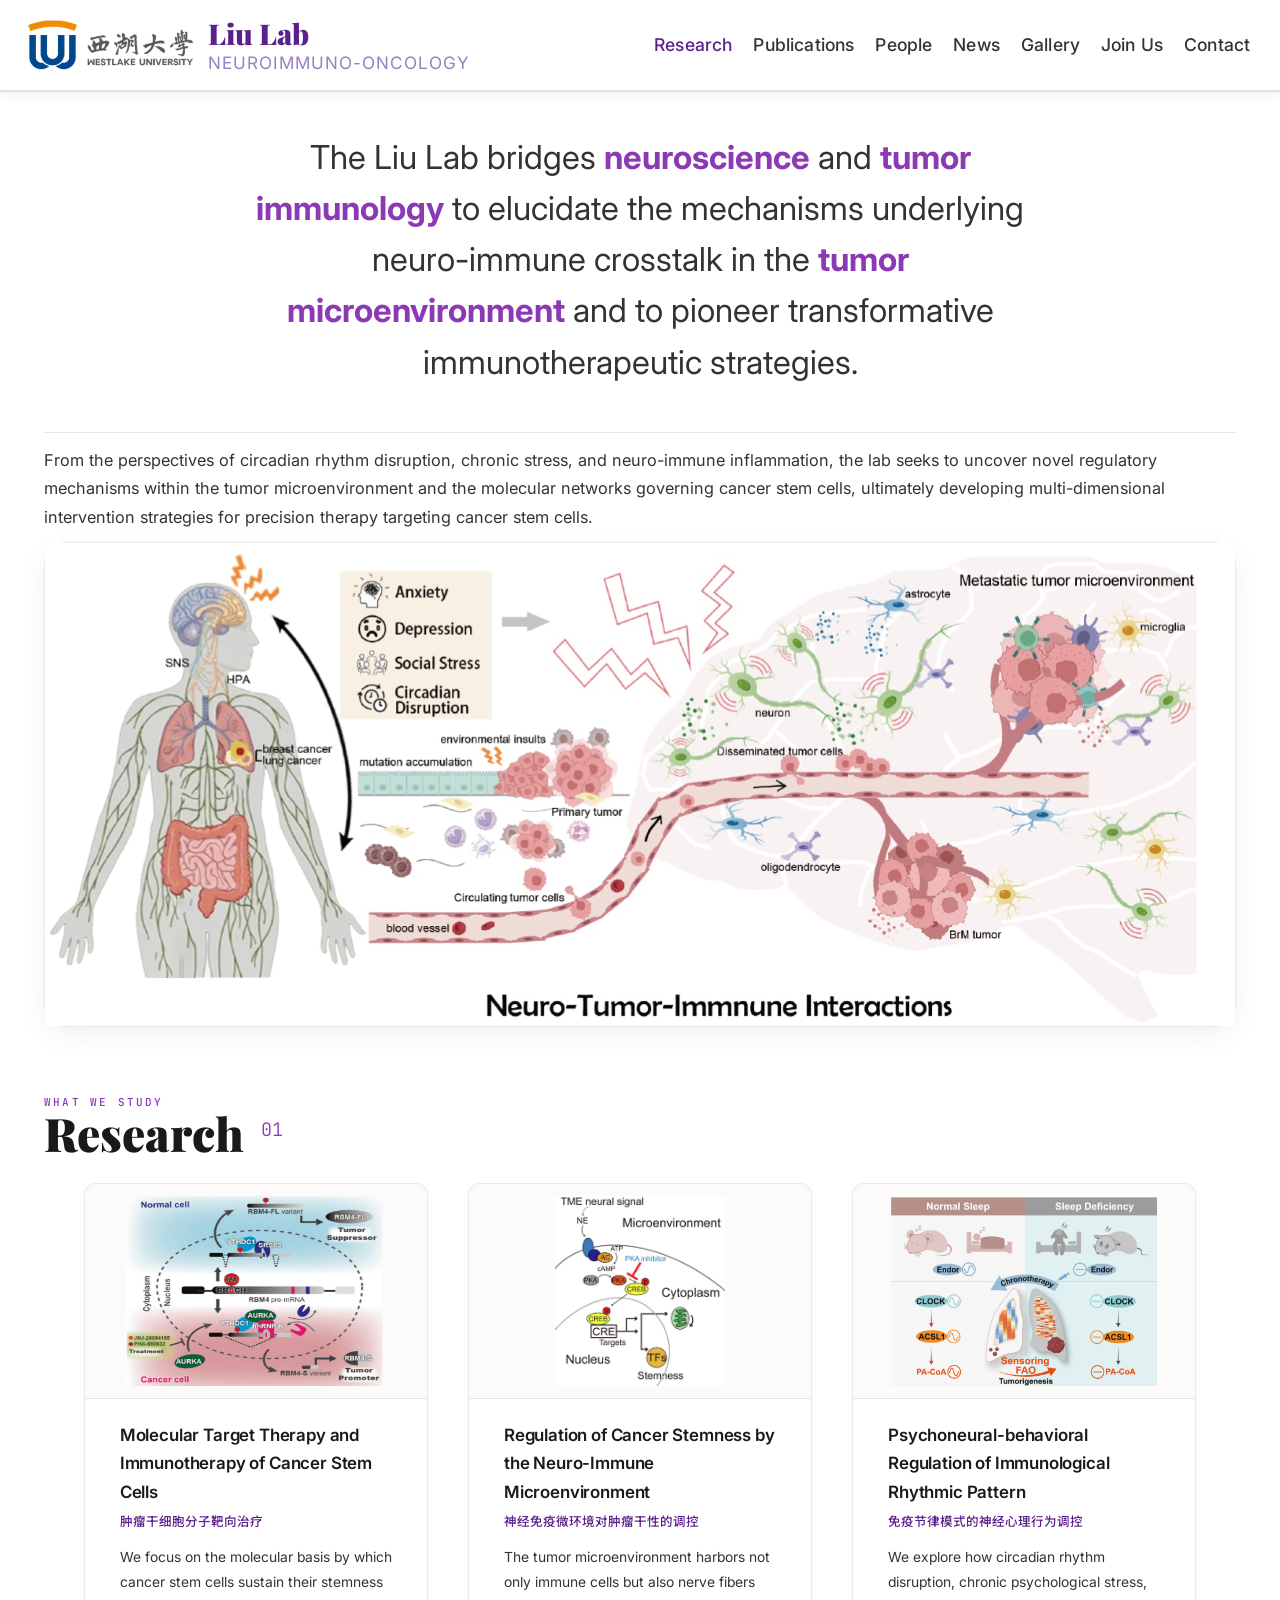
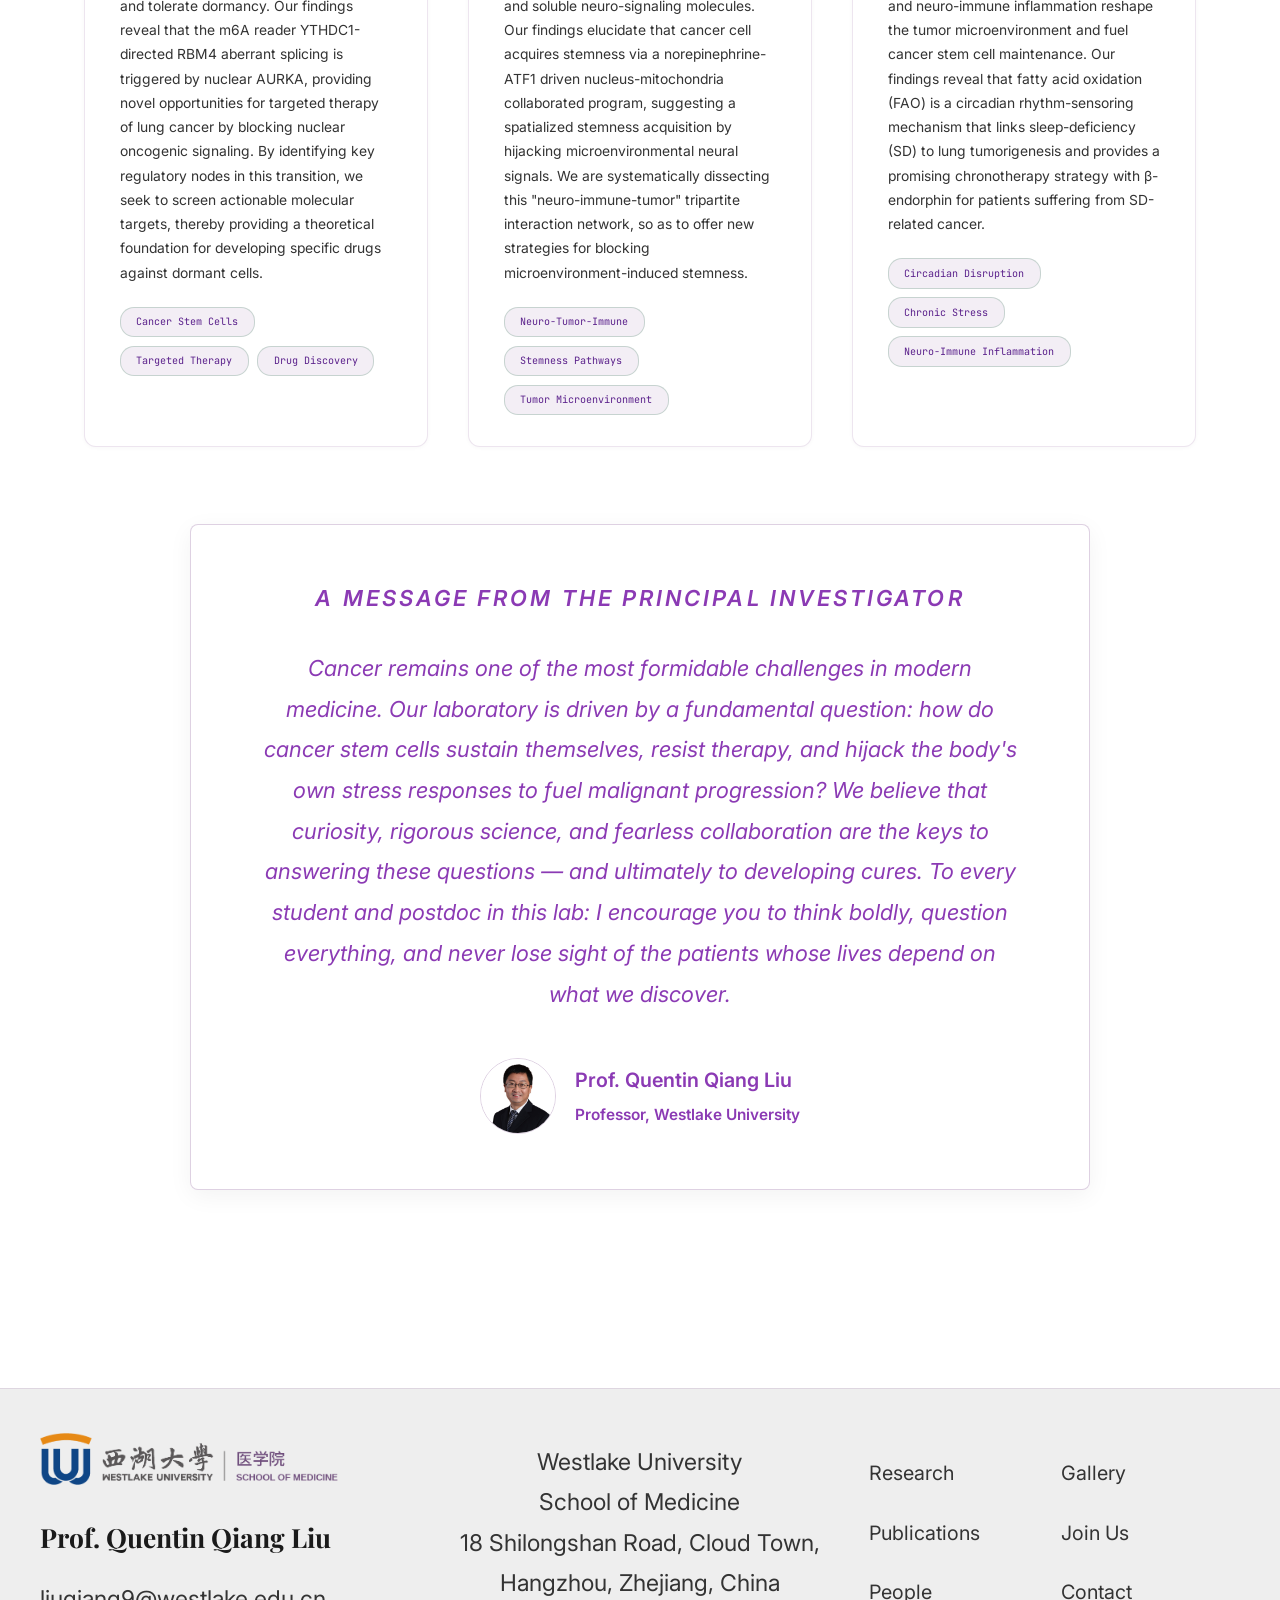
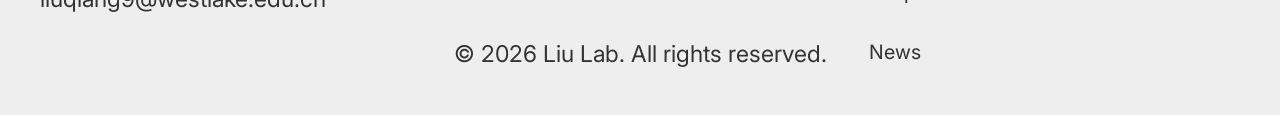
<file: index.html>
<!DOCTYPE html>
<html lang="en">
<head>
  <meta charset="UTF-8" />
  <meta name="viewport" content="width=device-width, initial-scale=1.0" />
  <meta name="description" content="The Liu Lab at Westlake University — Decoding neuro-immune crosstalk in the tumor microenvironment to pioneer next-generation cancer immunotherapies." />
  <title>Research — Liu Lab</title>
  <link rel="icon" href="pictures/icon.png" type="pictures/png">
  <link rel="preconnect" href="https://fonts.googleapis.com" />
  <link rel="preconnect" href="https://fonts.gstatic.com" crossorigin />
  <link href="https://fonts.googleapis.com/css2?family=Inter:wght@300;400;500;600;700&family=Playfair+Display:ital,wght@0,400;0,700;0,900;1,400&family=JetBrains+Mono:wght@400;500;700&family=Noto+Sans+SC:wght@300;400;500;700&display=swap" rel="stylesheet" />
  <link rel="stylesheet" href="styles.css" />
</head>
<body>
  <header class="global-header" id="header">
    <div class="header-inner">
      <div class="header-logo">
          <img src="pictures/westlakeLOGO.png" alt="Westlake University" class="header-logo-img" />
        <a href="research.html">
          <span class="logo-main">Liu Lab</span>
          <span class="logo-sub">NEUROIMMUNO-ONCOLOGY</span>
        </a>
      </div>
	  <!-- 汉堡按钮 -->
  <button class="menu-btn">☰</button>
      <nav class="horiz-nav" id="horizNav">
        <a href="research.html" class="active">Research</a>
        <a href="publications.html">Publications</a>
        <a href="people.html">People</a>
        <a href="news.html">News</a>
        <a href="gallery.html">Gallery</a>
        <a href="join.html">Join Us</a>
        <a href="contact.html">Contact</a>
      </nav>
    </div>
  </header>

  <!-- PAGE VIEW: Research (default — includes Hero)                -->
  <!-- ============================================================ -->
  <section class="page-view active" id="page-research">
    <div class="container">
	
      <!-- Research Hero: mission statement + PI photo -->
      <div class="research-hero">
        <div class="hero-text">
          <p>
            The Liu Lab bridges
            <span class="accent">neuroscience</span>
            and 
            <span class="accent">tumor immunology</span>
            to elucidate the mechanisms underlying neuro-immune crosstalk
            in the <span class="accent">tumor microenvironment</span>
            and to pioneer transformative immunotherapeutic strategies.
          </p>
		 
        </div>
        
      </div>

      <p style="max-width: 100%; color: var(--color-text-secondary); margin-bottom: 0.5rem;">
			From the perspectives of circadian rhythm disruption, chronic stress, and neuro-immune inflammation, 
			the lab seeks to uncover novel regulatory mechanisms within the tumor microenvironment and 
			the molecular networks governing cancer stem cells, ultimately developing multi-dimensional intervention
			strategies for precision therapy targeting cancer stem cells.
      </p>
      <div class="research-banner">
	  
        <img src="pictures/research.jpg" alt="Liu Lab research overview" />
      </div>

      <p class="section-label">What We Study</p>
      <h2>Research <span class="section-number">01</span></h2>
      <div class="research-grid">
        <!-- Direction 1 -->
        <div class="research-card fade-in">
          <div class="card-image">
            <img src="pictures/Molecular_Targeted.svg" alt="Molecular Targeted Therapy of Tumor Stem Cells" />
          </div>
          <h4>Molecular Target Therapy and Immunotherapy of Cancer Stem Cells</h4>
          <p class="card-subtitle">肿瘤干细胞分子靶向治疗</p>
          <p>
            We focus on the molecular basis by which cancer stem cells sustain 
			their stemness and tolerate dormancy. 
			Our findings reveal that the m6A reader YTHDC1-directed RBM4 aberrant splicing is triggered by nuclear AURKA, providing novel opportunities for 
			targeted therapy of lung cancer by blocking nuclear oncogenic signaling. By identifying key regulatory nodes in this transition, 
			we seek to screen actionable molecular targets, thereby providing a theoretical foundation for developing specific drugs against dormant cells.
          </p>
          <div class="card-tags">
            <span class="tag">Cancer Stem Cells</span>
            <span class="tag">Targeted Therapy</span>
            <span class="tag">Drug Discovery</span>
          </div>
        </div>

        <!-- Direction 2 -->
        <div class="research-card fade-in">
          <div class="card-image">
            <img src="pictures/Neuro_Immune.png" alt="Neuro-Immune Regulation of Tumor Stemness" />
          </div>
          <h4>Regulation of Cancer Stemness by the Neuro-Immune Microenvironment</h4>
          <p class="card-subtitle">神经免疫微环境对肿瘤干性的调控</p>
          <p>
           The tumor microenvironment harbors not only immune cells but also nerve fibers and soluble neuro-signaling molecules.
		   Our findings elucidate that cancer cell acquires stemness via a norepinephrine-ATF1 driven nucleus-mitochondria collaborated program, suggesting a spatialized stemness 
		   acquisition by hijacking microenvironmental neural signals. We are systematically dissecting this "neuro-immune-tumor" tripartite interaction network, 
		   so as to offer new strategies for blocking microenvironment-induced stemness.
          </p>
          <div class="card-tags">
            <span class="tag">Neuro-Tumor-Immune</span>
            <span class="tag">Stemness Pathways</span>
            <span class="tag">Tumor Microenvironment</span>
          </div>
        </div>

        <!-- Direction 3 -->
        <div class="research-card fade-in">
          <div class="card-image">
            <img src="pictures/Mind_Body.png" alt="Mind-Body Behavior and Biological Rhythms in Cancer" />
          </div>
          <h4>Psychoneural-behavioral Regulation of Immunological Rhythmic Pattern</h4>
          <p class="card-subtitle">免疫节律模式的神经心理行为调控</p>
          <p>
            We explore how circadian rhythm disruption, chronic psychological stress,
            and neuro-immune inflammation reshape the tumor microenvironment and fuel
            cancer stem cell maintenance. Our findings reveal that fatty acid oxidation (FAO) is a circadian rhythm-sensoring mechanism that links sleep-deficiency (SD) to lung tumorigenesis and provides a promising chronotherapy 
			strategy with β-endorphin for patients suffering from SD-related cancer.
          </p>
          <div class="card-tags">
            <span class="tag">Circadian Disruption</span>
            <span class="tag">Chronic Stress</span>
            <span class="tag">Neuro-Immune Inflammation</span>
          </div>
        </div>
      </div>

      <!-- Principal Investigator's Message -->
      <div class="pi-message">
        <div class="pi-message-header">A Message from the Principal Investigator</div>
        <p class="message-text">
          Cancer remains one of the most formidable challenges in modern medicine. Our laboratory
          is driven by a fundamental question: how do cancer stem cells sustain themselves, resist
          therapy, and hijack the body's own stress responses to fuel malignant progression? We
          believe that curiosity, rigorous science, and fearless collaboration are the keys to
          answering these questions — and ultimately to developing cures. To every student and
          postdoc in this lab: I encourage you to think boldly, question everything, and never lose
          sight of the patients whose lives depend on what we discover.
        </p>
        <div class="pi-signature">
          <img src="pictures/PI_photo2.jpg" alt="Prof. Quentin Liu" class="pi-signature-photo" />
          <div class="pi-signature-text">
            <span class="pi-info">Prof. Quentin Qiang Liu</span>
            <span class="pi-title">Professor, Westlake University</span>
          </div>
        </div>
      </div>
    </div>
  </section>

  <!-- ============================================================ -->
  <footer class="site-footer">
  <div class="footer-container">
    <!-- 第一列：西湖大学图标 + LIU LAB -->
    <div class="footer-col footer-col-brand">
      <img src="pictures/Medicine_Logo.png" alt="Westlake University" class="footer-logo">
      <p class="lab-name">Prof. Quentin Qiang Liu</p>
	  <p>liuqiang9@westlake.edu.cn</p>
    </div>

    <!-- 第二列：居中，地址、邮箱 -->
    <div class="footer-col footer-col-info">
      <p>Westlake University<br>
      School of Medicine<br>
      18 Shilongshan Road, Cloud Town, Hangzhou, Zhejiang, China</p>
    </div>

	<!-- 第三大列：内部再分2列导航 -->
    <div class="footer-col footer-col-nav">
      <div class="nav-two-col">
        <ul class="footer-nav-list">
          <li><a href="research.html">Research</a></li>
		<li><a href="publications.html">Publications</a></li>
        <li><a href="people.html">People</a></li>
        <li><a href="news.html">News</a></li>
        </ul>
        <ul class="footer-nav-list">
         <li><a href="gallery.html">Gallery</a></li>
        <li><a href="join.html">Join Us</a></li>
        <li><a href="contact.html">Contact</a></li>
        </ul>
      </div>
    </div>
  </div>
  <!-- 版权文字 -->
  <div class="footer-copyright">
    <p>© 2026 Liu Lab. All rights reserved.</p>
  </div>
</footer>
  <button class="back-to-top" id="backToTop" aria-label="Back to top">↑</button>
  <script>
    const header = document.getElementById('header');
    const backToTop = document.getElementById('backToTop');
    window.addEventListener('scroll', () => {
      header.classList.toggle('scrolled', window.scrollY > 30);
      backToTop.classList.toggle('visible', window.scrollY > 600);
    });
    backToTop.addEventListener('click', () => { window.scrollTo({ top: 0, behavior: 'smooth' }); });
    const observer = new IntersectionObserver((entries) => {
      entries.forEach(entry => { if (entry.isIntersecting) { entry.target.classList.add('visible'); observer.unobserve(entry.target); } });
    }, { rootMargin: '0px 0px -60px 0px', threshold: 0.1 });
    setTimeout(() => { document.querySelectorAll('.fade-in:not(.visible)').forEach(el => observer.observe(el)); }, 100);
    const mapEl = document.getElementById('map');
    if (mapEl) {
      mapEl.innerHTML = '<div style="width:100%;height:100%;background:var(--color-bg-secondary);display:flex;flex-direction:column;align-items:center;justify-content:center;text-align:center;padding:2rem;font-family:var(--font-mono);font-size:0.8rem;color:var(--color-text-muted);border-radius:8px;"><div style="font-size:2.5rem;margin-bottom:0.8rem;">📍</div><p style="margin:0.2rem 0;color:var(--color-text-primary);"><strong>Westlake University</strong></p><p style="margin:0.2rem 0;">Yungu Campus</p><p style="margin:0.2rem 0;">18 Shilongshan Street, Xihu District</p><p style="margin:0.2rem 0;">Hangzhou, Zhejiang 310024, China</p><a href="https://www.openstreetmap.org/?mlat=30.3191&mlon=120.0913#map=15/30.3191/120.0913" style="color:var(--color-highlight1);margin-top:0.8rem;font-size:0.75rem;text-decoration:underline;opacity:1;" target="_blank">Open in OpenStreetMap →</a></div>';
    }
	// 等页面DOM加载完成再执行，防止找不到元素
document.addEventListener('DOMContentLoaded', function(){
  const menuBtn = document.querySelector('.menu-btn');
  const nav = document.querySelector('#horizNav');
  const bodyEl = document.body;

  if(menuBtn && nav){
    menuBtn.addEventListener('click', () => {
      nav.classList.toggle('active');
      const isOpen = nav.classList.contains('active');
      if(isOpen){
        const headerHeight = document.getElementById('header').offsetHeight;
        bodyEl.style.paddingTop = headerHeight + 'px';
      }else{
        bodyEl.style.paddingTop = "";
      }
    });

    window.addEventListener('resize',()=>{
      nav.classList.remove('active');
      bodyEl.style.paddingTop = "";
    })
  }
})//
  </script>
</body>
</html>
</file>
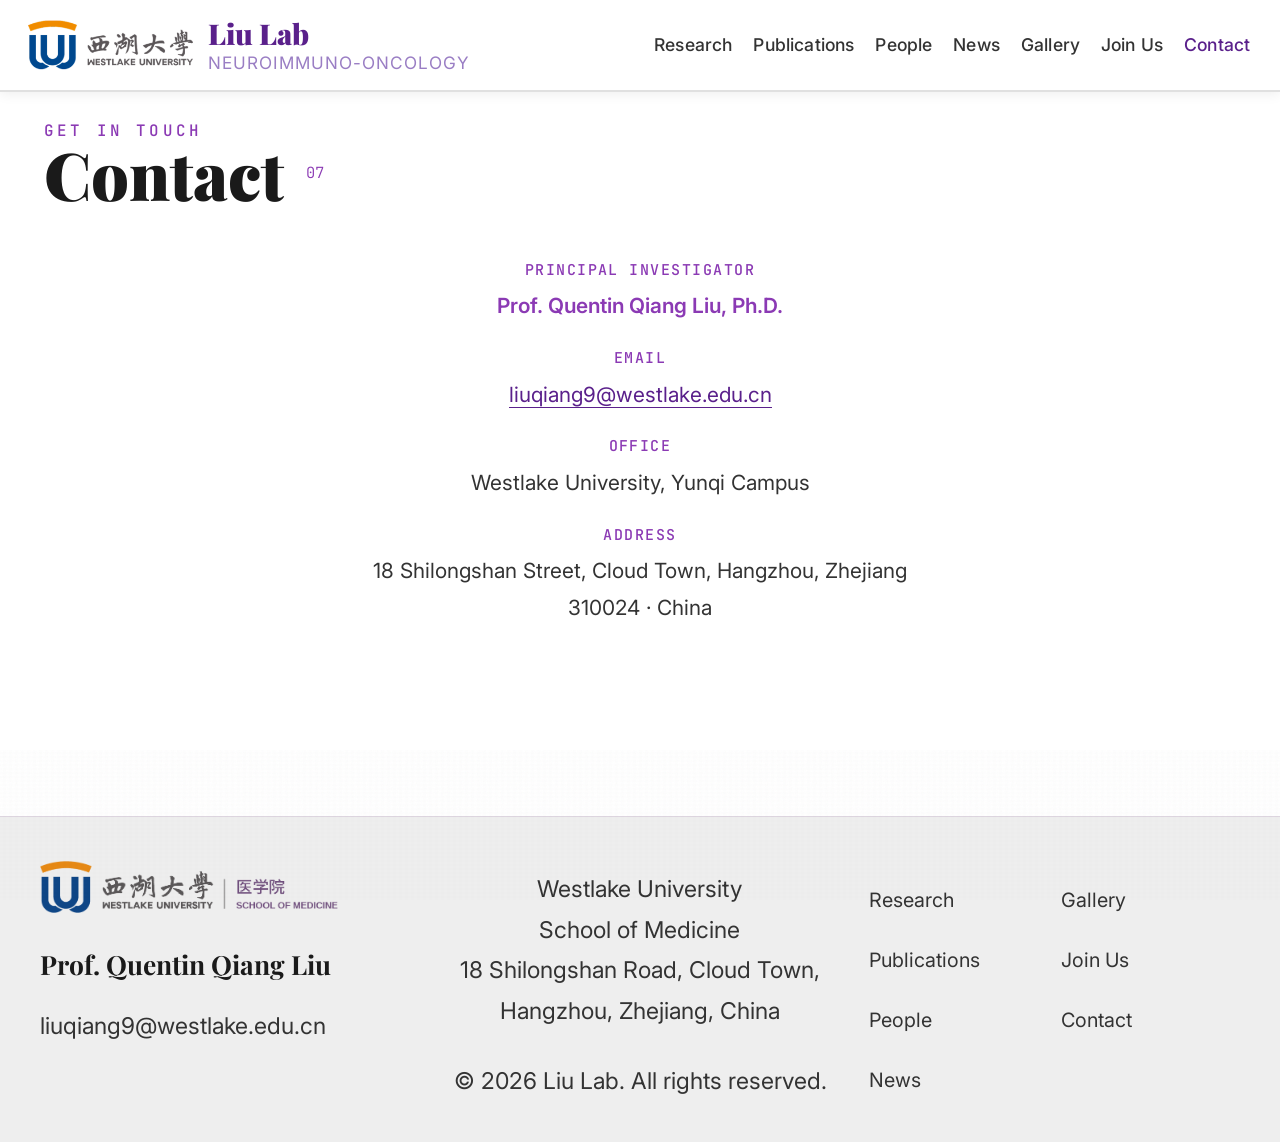
<file: contact.html>
<!DOCTYPE html>
<html lang="en">
<head>
  <meta charset="UTF-8" />
  <meta name="viewport" content="width=device-width, initial-scale=1.0" />
  <meta name="description" content="The Liu Lab at Westlake University — Decoding neuro-immune crosstalk in the tumor microenvironment to pioneer next-generation cancer immunotherapies." />
  <title>Contact — Liu Lab</title>
  <link rel="icon" href="pictures/icon.png" type="pictures/png">
  <link rel="preconnect" href="https://fonts.googleapis.com" />
  <link rel="preconnect" href="https://fonts.gstatic.com" crossorigin />
  <link href="https://fonts.googleapis.com/css2?family=Inter:wght@300;400;500;600;700&family=Playfair+Display:ital,wght@0,400;0,700;0,900;1,400&family=JetBrains+Mono:wght@400;500;700&family=Noto+Sans+SC:wght@300;400;500;700&display=swap" rel="stylesheet" />
  <link rel="stylesheet" href="styles.css" />
</head>
<body>
  <header class="global-header" id="header">
    <div class="header-inner">
      <div class="header-logo">
          <img src="pictures/westlakeLOGO.png" alt="Westlake University" class="header-logo-img" />
        <a href="research.html">
          <span class="logo-main">Liu Lab<span style="font-weight:400;color:var(--color-text-muted);font-size:0.8em;"></span></span>
          <span class="logo-sub">NEUROIMMUNO-ONCOLOGY</span>
        </a>
      </div>
	  <button class="menu-btn">☰</button>
      <nav class="horiz-nav" id="horizNav">
        <a href="research.html">Research</a>
        <a href="publications.html">Publications</a>
        <a href="people.html">People</a>
        <a href="news.html">News</a>
        <a href="gallery.html">Gallery</a>
        <a href="join.html">Join Us</a>
        <a href="contact.html" class="active">Contact</a>
      </nav>
    </div>
  </header>

  <!-- PAGE VIEW: Contact                                            -->
  <!-- ============================================================ -->
  <section class="page-view active" id="page-contact">
    <div class="container">
      <p class="section-label">Get In Touch</p>
      <h2>Contact <span class="section-number">07</span></h2>

      <div class="contact-grid">
        <div class="contact-info">
          <p>
            <span class="label">Principal Investigator</span><br />
            <strong>Prof. Quentin Qiang Liu, Ph.D.</strong>
          </p>
          <p>
            <span class="label">Email</span><br />
            <a href="mailto:liuqiang9@westlake.edu.cn" class="text-link">liuqiang9@westlake.edu.cn</a>
          </p>
          <p>
            <span class="label">Office</span><br />
            Westlake University, Yunqi Campus
          </p>
          <p>
            <span class="label">Address</span><br />
            18 Shilongshan Street, Cloud Town,
            Hangzhou, Zhejiang 310024 · China
          </p>

        </div>

      </div>
    </div>
  </section>

  <footer class="site-footer">
  <div class="footer-container">
    <!-- 第一列：西湖大学图标 + LIU LAB -->
    <div class="footer-col footer-col-brand">
      <img src="pictures/Medicine_Logo.png" alt="Westlake University" class="footer-logo">
      <p class="lab-name">Prof. Quentin Qiang Liu</p>
	  <p>liuqiang9@westlake.edu.cn</p>
    </div>

    <!-- 第二列：居中，地址、邮箱 -->
    <div class="footer-col footer-col-info">
      <p>Westlake University<br>
      School of Medicine<br>
      18 Shilongshan Road, Cloud Town, Hangzhou, Zhejiang, China</p>
    </div>

	<!-- 第三大列：内部再分2列导航 -->
    <div class="footer-col footer-col-nav">
      <div class="nav-two-col">
        <ul class="footer-nav-list">
          <li><a href="research.html">Research</a></li>
		<li><a href="publications.html">Publications</a></li>
        <li><a href="people.html">People</a></li>
        <li><a href="news.html">News</a></li>
        </ul>
        <ul class="footer-nav-list">
         <li><a href="gallery.html">Gallery</a></li>
        <li><a href="join.html">Join Us</a></li>
        <li><a href="contact.html">Contact</a></li>
        </ul>
      </div>
    </div>
  </div>
  <!-- 版权文字 -->
  <div class="footer-copyright">
    <p>© 2026 Liu Lab. All rights reserved.</p>
  </div>
</footer>
  <button class="back-to-top" id="backToTop" aria-label="Back to top">↑</button>
  <script>
    const header = document.getElementById('header');
    const backToTop = document.getElementById('backToTop');
    window.addEventListener('scroll', () => {
      header.classList.toggle('scrolled', window.scrollY > 30);
      backToTop.classList.toggle('visible', window.scrollY > 600);
    });
    backToTop.addEventListener('click', () => { window.scrollTo({ top: 0, behavior: 'smooth' }); });
    const observer = new IntersectionObserver((entries) => {
      entries.forEach(entry => { if (entry.isIntersecting) { entry.target.classList.add('visible'); observer.unobserve(entry.target); } });
    }, { rootMargin: '0px 0px -60px 0px', threshold: 0.1 });
    setTimeout(() => { document.querySelectorAll('.fade-in:not(.visible)').forEach(el => observer.observe(el)); }, 100);
    const mapEl = document.getElementById('map');
    if (mapEl) {
      mapEl.innerHTML = '<div style="width:100%;height:100%;background:var(--color-bg-secondary);display:flex;flex-direction:column;align-items:center;justify-content:center;text-align:center;padding:2rem;font-family:var(--font-mono);font-size:0.8rem;color:var(--color-text-muted);border-radius:8px;"><div style="font-size:2.5rem;margin-bottom:0.8rem;">📍</div><p style="margin:0.2rem 0;color:var(--color-text-primary);"><strong>Westlake University</strong></p><p style="margin:0.2rem 0;">Yungu Campus</p><p style="margin:0.2rem 0;">18 Shilongshan Street, Xihu District</p><p style="margin:0.2rem 0;">Hangzhou, Zhejiang 310024, China</p><a href="https://www.openstreetmap.org/?mlat=30.3191&mlon=120.0913#map=15/30.3191/120.0913" style="color:var(--color-highlight1);margin-top:0.8rem;font-size:0.75rem;text-decoration:underline;opacity:1;" target="_blank">Open in OpenStreetMap →</a></div>';
    }
	// 等页面DOM加载完成再执行，防止找不到元素
document.addEventListener('DOMContentLoaded', function(){
  const menuBtn = document.querySelector('.menu-btn');
  const nav = document.querySelector('#horizNav');
  const bodyEl = document.body;

  if(menuBtn && nav){
    menuBtn.addEventListener('click', () => {
      nav.classList.toggle('active');
      const isOpen = nav.classList.contains('active');
      if(isOpen){
        const headerHeight = document.getElementById('header').offsetHeight;
        bodyEl.style.paddingTop = headerHeight + 'px';
      }else{
        bodyEl.style.paddingTop = "";
      }
    });

    window.addEventListener('resize',()=>{
      nav.classList.remove('active');
      bodyEl.style.paddingTop = "";
    })
  }
  })//
  </script>
</body>
</html>
</file>
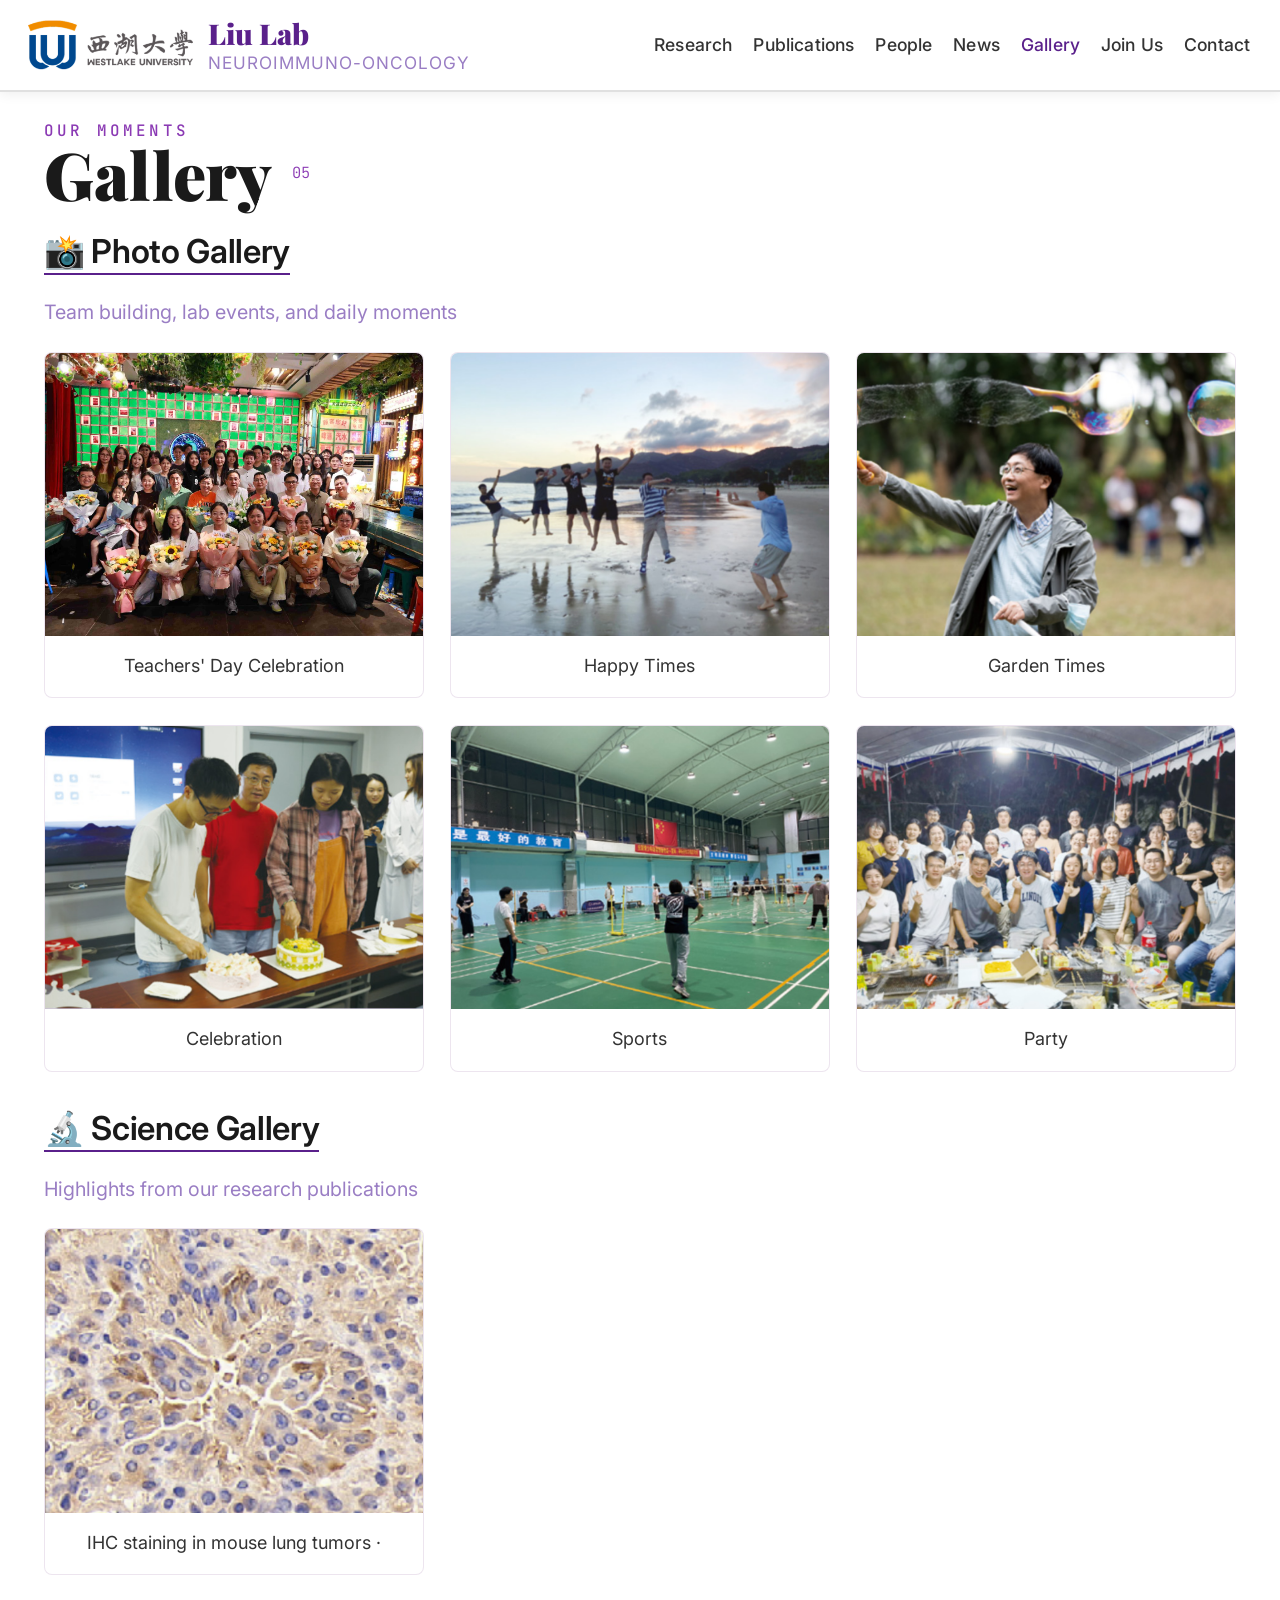
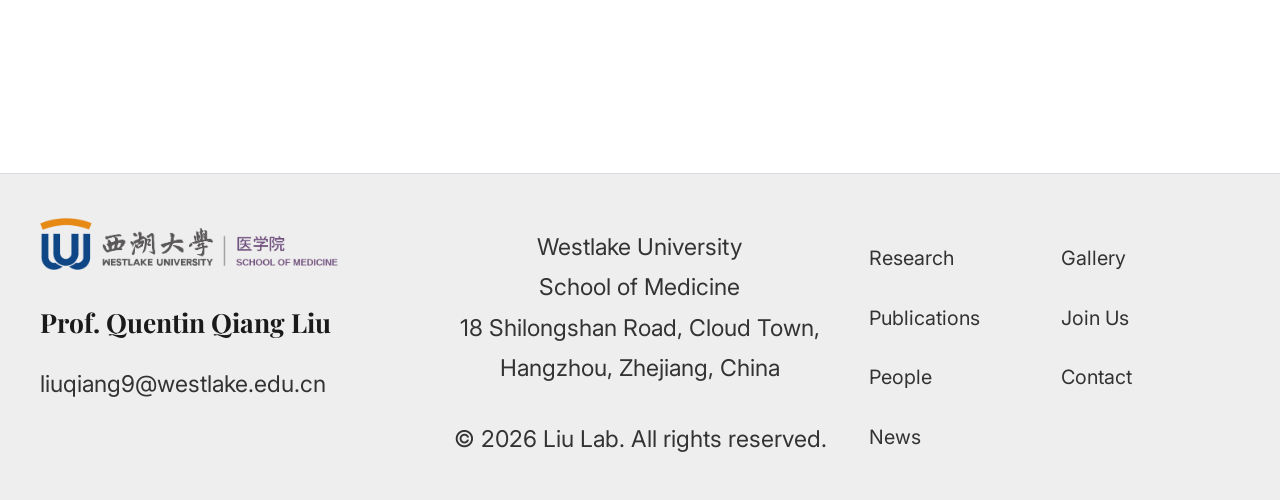
<file: gallery.html>
<!DOCTYPE html>
<html lang="en">
<head>
  <meta charset="UTF-8" />
  <meta name="viewport" content="width=device-width, initial-scale=1.0" />
  <meta name="description" content="The Liu Lab at Westlake University — Decoding neuro-immune crosstalk in the tumor microenvironment to pioneer next-generation cancer immunotherapies." />
  <title>Gallery — Liu Lab</title>
  <link rel="icon" href="pictures/icon.png" type="pictures/png">
  <link rel="preconnect" href="https://fonts.googleapis.com" />
  <link rel="preconnect" href="https://fonts.gstatic.com" crossorigin />
  <link href="https://fonts.googleapis.com/css2?family=Inter:wght@300;400;500;600;700&family=Playfair+Display:ital,wght@0,400;0,700;0,900;1,400&family=JetBrains+Mono:wght@400;500;700&family=Noto+Sans+SC:wght@300;400;500;700&display=swap" rel="stylesheet" />
  <link rel="stylesheet" href="styles.css" />
</head>
<body>
  <header class="global-header" id="header">
    <div class="header-inner">
      <div class="header-logo">
          <img src="pictures/westlakeLOGO.png" alt="Westlake University" class="header-logo-img" />
        <a href="research.html">
          <span class="logo-main">Liu Lab<span style="font-weight:400;color:var(--color-text-muted);font-size:0.8em;"></span></span>
          <span class="logo-sub">NEUROIMMUNO-ONCOLOGY</span>
        </a>
      </div>
	  <button class="menu-btn">☰</button>
      <nav class="horiz-nav" id="horizNav">
        <a href="research.html">Research</a>
        <a href="publications.html">Publications</a>
        <a href="people.html">People</a>
        <a href="news.html">News</a>
        <a href="gallery.html" class="active">Gallery</a>
        <a href="join.html">Join Us</a>
        <a href="contact.html">Contact</a>
      </nav>
    </div>
  </header>

  <!-- PAGE VIEW: Gallery                                            -->
  <!-- ============================================================ -->
  <section class="page-view active" id="page-gallery">
    <div class="container">
      <p class="section-label">Our Moments</p>
      <h2>Gallery <span class="section-number">05</span></h2>

      <!-- Photo Gallery: Team Building -->
      <div class="gallery-section">
        <h3>📸 Photo Gallery</h3>
        <p style="color: var(--color-text-muted); font-size: 0.9rem; margin-bottom: 0;">Team building, lab events, and daily moments</p>
        <div class="gallery-grid">
          <div class="gallery-item fade-in">
            <div class="gallery-img">
               <img src="pictures/Graduate.png" alt="Lab Retreat 2025" /> 
              <!-- Replace src:<span>🌄</span>-->
            </div>
            <div class="gallery-caption">Teachers' Day Celebration</div>
          </div>
          <div class="gallery-item fade-in">
            <div class="gallery-img">
              <img src="pictures/Ocean.png" alt="Ocean" />
               <!-- Replace src:<span>🎉</span> -->
            </div>
            <div class="gallery-caption">Happy Times</div>
          </div>
          <div class="gallery-item fade-in">
            <div class="gallery-img">
              <img src="pictures/garden.png" alt="Garden" />
               <!-- Replace src:<span>🎉</span> -->
            </div>
            <div class="gallery-caption">Garden Times</div>
          </div>
          <div class="gallery-item fade-in">
            <div class="gallery-img">
              <img src="pictures/Celebration.png" alt="Ocean" />
               <!-- Replace src:<span>🎉</span> -->
            </div>
            <div class="gallery-caption">Celebration</div>
          </div>
          <div class="gallery-item fade-in">
            <div class="gallery-img">
              <img src="pictures/sports.png" alt="Sports" />
               <!-- Replace src:<span>🎉</span> -->
            </div>
            <div class="gallery-caption">Sports</div>
          </div>
          <div class="gallery-item fade-in">
            <div class="gallery-img">
               <img src="pictures/Party.png" alt="Party" />
               <!-- Replace src:<span>🎉</span> -->
            </div>
            <div class="gallery-caption">Party</div>
          </div>
        </div>
      </div>

      <!-- Science Gallery: Research Figures -->
      <div class="gallery-section">
        <h3>🔬 Science Gallery</h3>
        <p style="color: var(--color-text-muted); font-size: 0.9rem; margin-bottom: 0;">Highlights from our research publications</p>
        <div class="gallery-grid">
          <div class="gallery-item fade-in">
            <div class="gallery-img">
              <img src="pictures/CellMetab2024.png" alt="TLK2 chromatin looping" /> 
              <!-- Replace src: <span>🧬</span>  -->
            </div>
            <div class="gallery-caption">IHC staining in mouse lung tumors · </div>
          </div>
          
        </div>
      </div>
    </div>
  </section>

  <!-- ============================================================ -->
<footer class="site-footer">
  <div class="footer-container">
    <!-- 第一列：西湖大学图标 + LIU LAB -->
    <div class="footer-col footer-col-brand">
      <img src="pictures/Medicine_Logo.png" alt="Westlake University" class="footer-logo">
      <p class="lab-name">Prof. Quentin Qiang Liu</p>
	  <p>liuqiang9@westlake.edu.cn</p>
    </div>

    <!-- 第二列：居中，地址、邮箱 -->
    <div class="footer-col footer-col-info">
      <p>Westlake University<br>
      School of Medicine<br>
      18 Shilongshan Road, Cloud Town, Hangzhou, Zhejiang, China</p>
    </div>

	<!-- 第三大列：内部再分2列导航 -->
    <div class="footer-col footer-col-nav">
      <div class="nav-two-col">
        <ul class="footer-nav-list">
          <li><a href="research.html">Research</a></li>
		<li><a href="publications.html">Publications</a></li>
        <li><a href="people.html">People</a></li>
        <li><a href="news.html">News</a></li>
        </ul>
        <ul class="footer-nav-list">
         <li><a href="gallery.html">Gallery</a></li>
        <li><a href="join.html">Join Us</a></li>
        <li><a href="contact.html">Contact</a></li>
        </ul>
      </div>
    </div>
  </div>
  <!-- 版权文字 -->
  <div class="footer-copyright">
    <p>© 2026 Liu Lab. All rights reserved.</p>
  </div>
</footer>
  <button class="back-to-top" id="backToTop" aria-label="Back to top">↑</button>
  <script>
    const header = document.getElementById('header');
    const backToTop = document.getElementById('backToTop');
    window.addEventListener('scroll', () => {
      header.classList.toggle('scrolled', window.scrollY > 30);
      backToTop.classList.toggle('visible', window.scrollY > 600);
    });
    backToTop.addEventListener('click', () => { window.scrollTo({ top: 0, behavior: 'smooth' }); });
    const observer = new IntersectionObserver((entries) => {
      entries.forEach(entry => { if (entry.isIntersecting) { entry.target.classList.add('visible'); observer.unobserve(entry.target); } });
    }, { rootMargin: '0px 0px -60px 0px', threshold: 0.1 });
    setTimeout(() => { document.querySelectorAll('.fade-in:not(.visible)').forEach(el => observer.observe(el)); }, 100);
    const mapEl = document.getElementById('map');
    if (mapEl) {
      mapEl.innerHTML = '<div style="width:100%;height:100%;background:var(--color-bg-secondary);display:flex;flex-direction:column;align-items:center;justify-content:center;text-align:center;padding:2rem;font-family:var(--font-mono);font-size:0.8rem;color:var(--color-text-muted);border-radius:8px;"><div style="font-size:2.5rem;margin-bottom:0.8rem;">📍</div><p style="margin:0.2rem 0;color:var(--color-text-primary);"><strong>Westlake University</strong></p><p style="margin:0.2rem 0;">Yungu Campus</p><p style="margin:0.2rem 0;">18 Shilongshan Street, Xihu District</p><p style="margin:0.2rem 0;">Hangzhou, Zhejiang 310024, China</p><a href="https://www.openstreetmap.org/?mlat=30.3191&mlon=120.0913#map=15/30.3191/120.0913" style="color:var(--color-highlight1);margin-top:0.8rem;font-size:0.75rem;text-decoration:underline;opacity:1;" target="_blank">Open in OpenStreetMap →</a></div>';
    }
	// 等页面DOM加载完成再执行，防止找不到元素
document.addEventListener('DOMContentLoaded', function(){
  const menuBtn = document.querySelector('.menu-btn');
  const nav = document.querySelector('#horizNav');
  const bodyEl = document.body;

  if(menuBtn && nav){
    menuBtn.addEventListener('click', () => {
      nav.classList.toggle('active');
      const isOpen = nav.classList.contains('active');
      if(isOpen){
        const headerHeight = document.getElementById('header').offsetHeight;
        bodyEl.style.paddingTop = headerHeight + 'px';
      }else{
        bodyEl.style.paddingTop = "";
      }
    });

    window.addEventListener('resize',()=>{
      nav.classList.remove('active');
      bodyEl.style.paddingTop = "";
    })
  }
  })//
  </script>
</body>
</html>
</file>
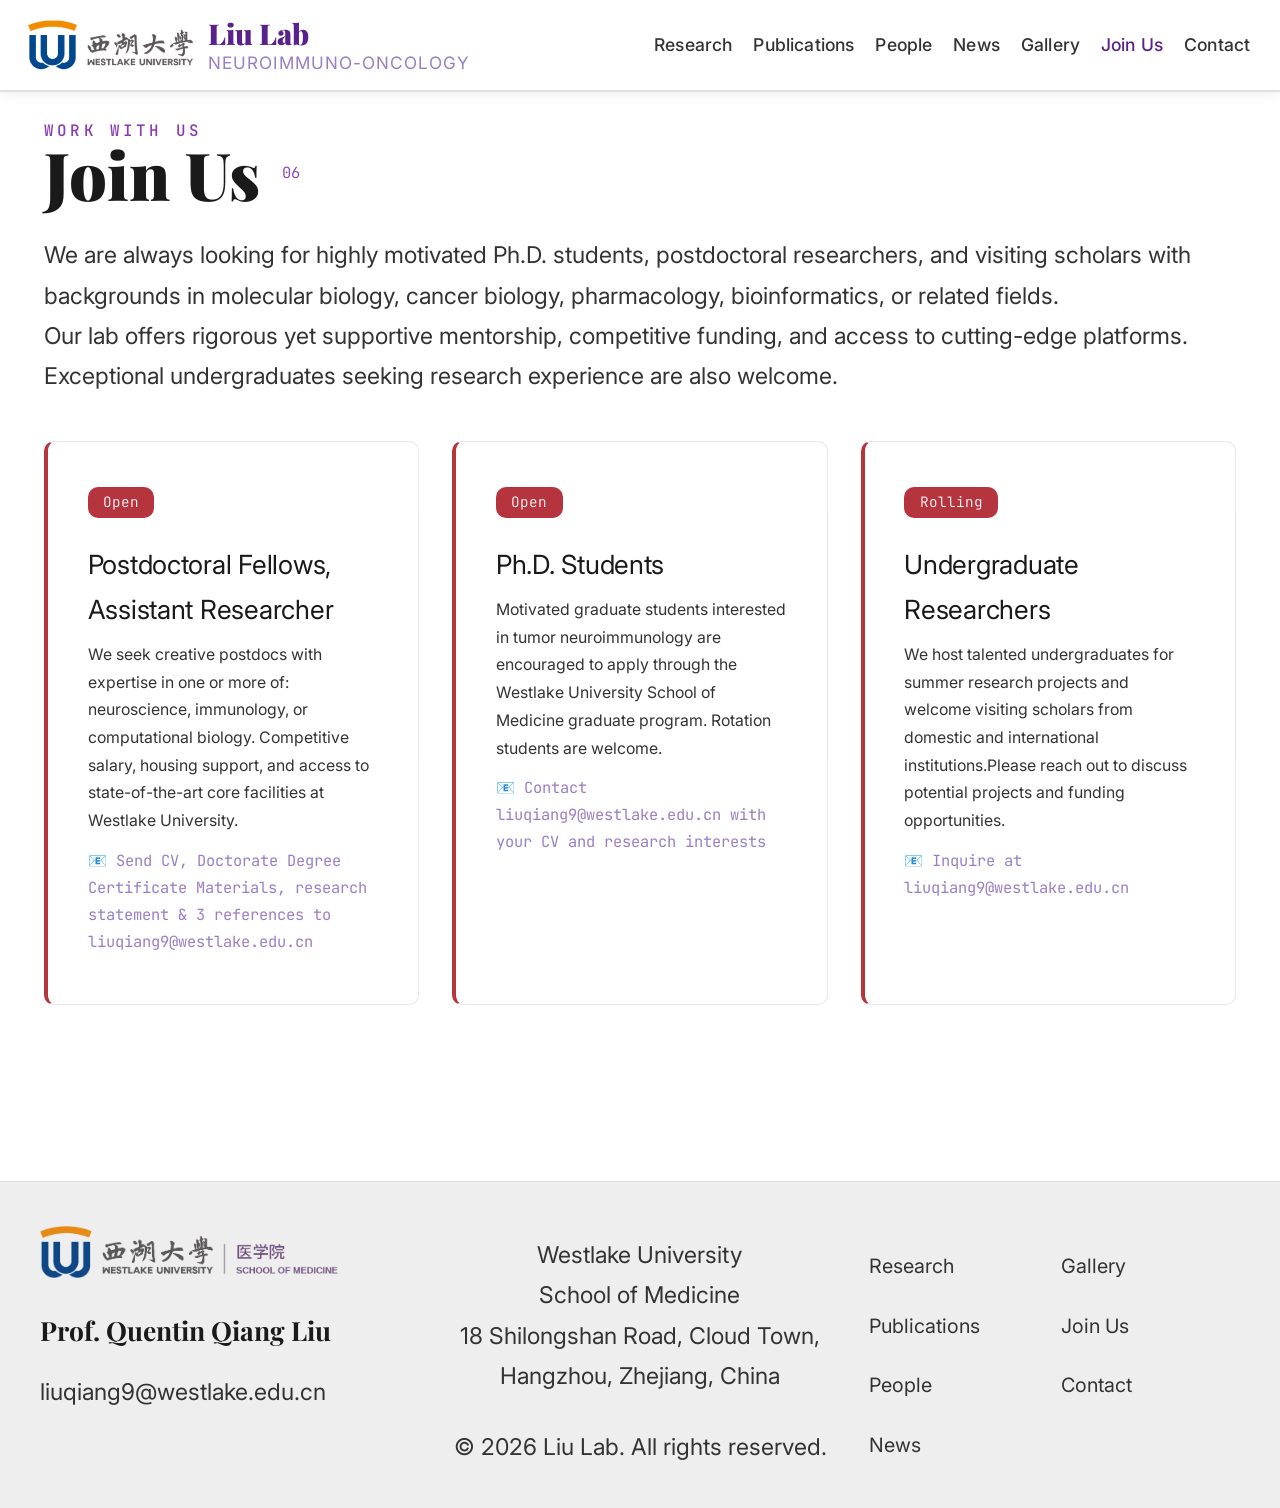
<file: join.html>
<!DOCTYPE html>
<html lang="en">
<head>
  <meta charset="UTF-8" />
  <meta name="viewport" content="width=device-width, initial-scale=1.0" />
  <meta name="description" content="The Liu Lab at Westlake University — Decoding neuro-immune crosstalk in the tumor microenvironment to pioneer next-generation cancer immunotherapies." />
  <title>Join Us — Liu Lab</title>
  <link rel="icon" href="pictures/icon.png" type="pictures/png">
  <link rel="preconnect" href="https://fonts.googleapis.com" />
  <link rel="preconnect" href="https://fonts.gstatic.com" crossorigin />
  <link href="https://fonts.googleapis.com/css2?family=Inter:wght@300;400;500;600;700&family=Playfair+Display:ital,wght@0,400;0,700;0,900;1,400&family=JetBrains+Mono:wght@400;500;700&family=Noto+Sans+SC:wght@300;400;500;700&display=swap" rel="stylesheet" />
  <link rel="stylesheet" href="styles.css" />
</head>
<body>
  <header class="global-header" id="header">
    <div class="header-inner">
      <div class="header-logo">
          <img src="pictures/westlakeLOGO.png" alt="Westlake University" class="header-logo-img" />
        <a href="research.html">
          <span class="logo-main">Liu Lab<span style="font-weight:400;color:var(--color-text-muted);font-size:0.8em;"></span></span>
          <span class="logo-sub">NEUROIMMUNO-ONCOLOGY</span>
        </a>
      </div>
	  <button class="menu-btn">☰</button>
      <nav class="horiz-nav" id="horizNav">
        <a href="research.html">Research</a>
        <a href="publications.html">Publications</a>
        <a href="people.html">People</a>
        <a href="news.html">News</a>
        <a href="gallery.html">Gallery</a>
        <a href="join.html" class="active">Join Us</a>
        <a href="contact.html">Contact</a>
      </nav>
    </div>
  </header>

  <!-- PAGE VIEW: Join Us                                            -->
  <!-- ============================================================ -->
  <section class="page-view active" id="page-join">
    <div class="container">
      <p class="section-label">Work With Us</p>
      <h2>Join Us <span class="section-number">06</span></h2>

      <div class="join-content">
        <p style="color: var(--color-text-secondary); margin-bottom: 0.5rem;">
          We are always looking for highly motivated Ph.D. students, postdoctoral researchers, 
		  and visiting scholars with backgrounds in molecular biology, cancer biology, pharmacology, 
		  bioinformatics, or related fields.<br />
		  Our lab offers rigorous yet supportive mentorship, competitive funding, and access to cutting-edge platforms. 
		  Exceptional undergraduates seeking research experience are also welcome.
        </p>

        <div class="position-card fade-in">
          <div class="badge">Open</div>
          <h4>Postdoctoral Fellows, Assistant Researcher</h4>
          <p>
            We seek creative postdocs with expertise in one or more of:
            neuroscience, immunology, or computational biology. Competitive salary, housing support, and
            access to state-of-the-art core facilities at Westlake University.
          </p>
          <p class="apply-email">📧 Send CV, Doctorate Degree Certificate Materials, research statement &amp; 3 references to liuqiang9@westlake.edu.cn</p>
        </div>

        <div class="position-card fade-in">
          <div class="badge">Open</div>
          <h4>Ph.D. Students</h4>
          <p>
            Motivated graduate students interested in tumor neuroimmunology are
            encouraged to apply through the Westlake University School of Medicine graduate program. Rotation students are welcome.
          </p>
          <p class="apply-email">📧 Contact liuqiang9@westlake.edu.cn with your CV and research interests</p>
        </div>

        <div class="position-card fade-in">
          <div class="badge">Rolling</div>
          <h4>Undergraduate Researchers</h4>
          <p>
            We host talented undergraduates for summer research projects and welcome
            visiting scholars from domestic and international institutions.Please
            reach out to discuss potential projects and funding opportunities.
          </p>
          <p class="apply-email">📧 Inquire at liuqiang9@westlake.edu.cn</p>
        </div>
      </div>
    </div>
  </section>

  <!-- ============================================================ -->
  <footer class="site-footer">
  <div class="footer-container">
    <!-- 第一列：西湖大学图标 + LIU LAB -->
    <div class="footer-col footer-col-brand">
      <img src="pictures/Medicine_Logo.png" alt="Westlake University" class="footer-logo">
      <p class="lab-name">Prof. Quentin Qiang Liu</p>
	  <p>liuqiang9@westlake.edu.cn</p>
    </div>

    <!-- 第二列：居中，地址、邮箱 -->
    <div class="footer-col footer-col-info">
      <p>Westlake University<br>
      School of Medicine<br>
      18 Shilongshan Road, Cloud Town, Hangzhou, Zhejiang, China</p>
    </div>

	<!-- 第三大列：内部再分2列导航 -->
    <div class="footer-col footer-col-nav">
      <div class="nav-two-col">
        <ul class="footer-nav-list">
          <li><a href="research.html">Research</a></li>
		<li><a href="publications.html">Publications</a></li>
        <li><a href="people.html">People</a></li>
        <li><a href="news.html">News</a></li>
        </ul>
        <ul class="footer-nav-list">
         <li><a href="gallery.html">Gallery</a></li>
        <li><a href="join.html">Join Us</a></li>
        <li><a href="contact.html">Contact</a></li>
        </ul>
      </div>
    </div>
  </div>
  <!-- 版权文字，在三列下面 -->
  <div class="footer-copyright">
    <p>© 2026 Liu Lab. All rights reserved.</p>
  </div>
</footer>
  <button class="back-to-top" id="backToTop" aria-label="Back to top">↑</button>
  <script>
    const header = document.getElementById('header');
    const backToTop = document.getElementById('backToTop');
    window.addEventListener('scroll', () => {
      header.classList.toggle('scrolled', window.scrollY > 30);
      backToTop.classList.toggle('visible', window.scrollY > 600);
    });
    backToTop.addEventListener('click', () => { window.scrollTo({ top: 0, behavior: 'smooth' }); });
    const observer = new IntersectionObserver((entries) => {
      entries.forEach(entry => { if (entry.isIntersecting) { entry.target.classList.add('visible'); observer.unobserve(entry.target); } });
    }, { rootMargin: '0px 0px -60px 0px', threshold: 0.1 });
    setTimeout(() => { document.querySelectorAll('.fade-in:not(.visible)').forEach(el => observer.observe(el)); }, 100);
    const mapEl = document.getElementById('map');
    if (mapEl) {
      mapEl.innerHTML = '<div style="width:100%;height:100%;background:var(--color-bg-secondary);display:flex;flex-direction:column;align-items:center;justify-content:center;text-align:center;padding:2rem;font-family:var(--font-mono);font-size:0.8rem;color:var(--color-text-muted);border-radius:8px;"><div style="font-size:2.5rem;margin-bottom:0.8rem;">📍</div><p style="margin:0.2rem 0;color:var(--color-text-primary);"><strong>Westlake University</strong></p><p style="margin:0.2rem 0;">Yungu Campus</p><p style="margin:0.2rem 0;">18 Shilongshan Street, Xihu District</p><p style="margin:0.2rem 0;">Hangzhou, Zhejiang 310024, China</p><a href="https://www.openstreetmap.org/?mlat=30.3191&mlon=120.0913#map=15/30.3191/120.0913" style="color:var(--color-highlight1);margin-top:0.8rem;font-size:0.75rem;text-decoration:underline;opacity:1;" target="_blank">Open in OpenStreetMap →</a></div>';
    }
	// 等页面DOM加载完成再执行，防止找不到元素
document.addEventListener('DOMContentLoaded', function(){
  const menuBtn = document.querySelector('.menu-btn');
  const nav = document.querySelector('#horizNav');
  const bodyEl = document.body;

  if(menuBtn && nav){
    menuBtn.addEventListener('click', () => {
      nav.classList.toggle('active');
      const isOpen = nav.classList.contains('active');
      if(isOpen){
        const headerHeight = document.getElementById('header').offsetHeight;
        bodyEl.style.paddingTop = headerHeight + 'px';
      }else{
        bodyEl.style.paddingTop = "";
      }
    });

    window.addEventListener('resize',()=>{
      nav.classList.remove('active');
      bodyEl.style.paddingTop = "";
    })
  }
  })//
  </script>
</body>
</html>
</file>
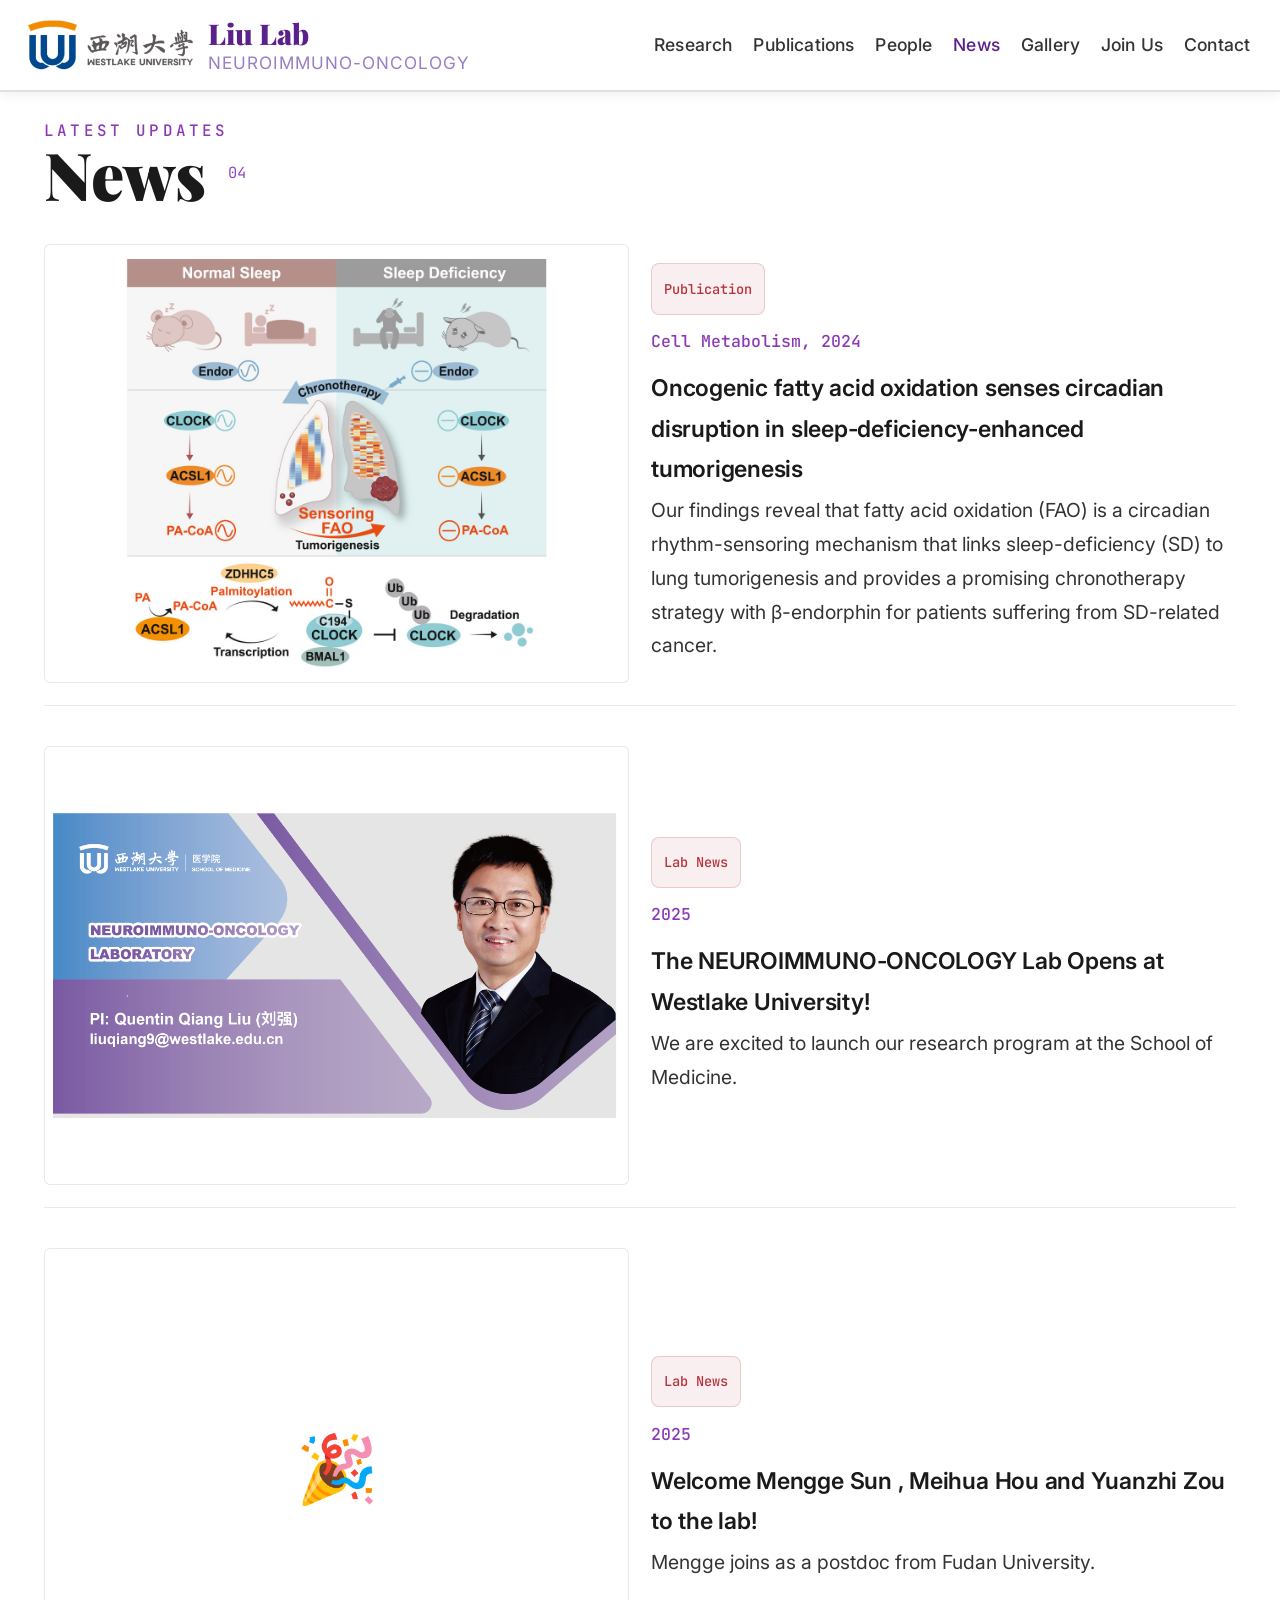
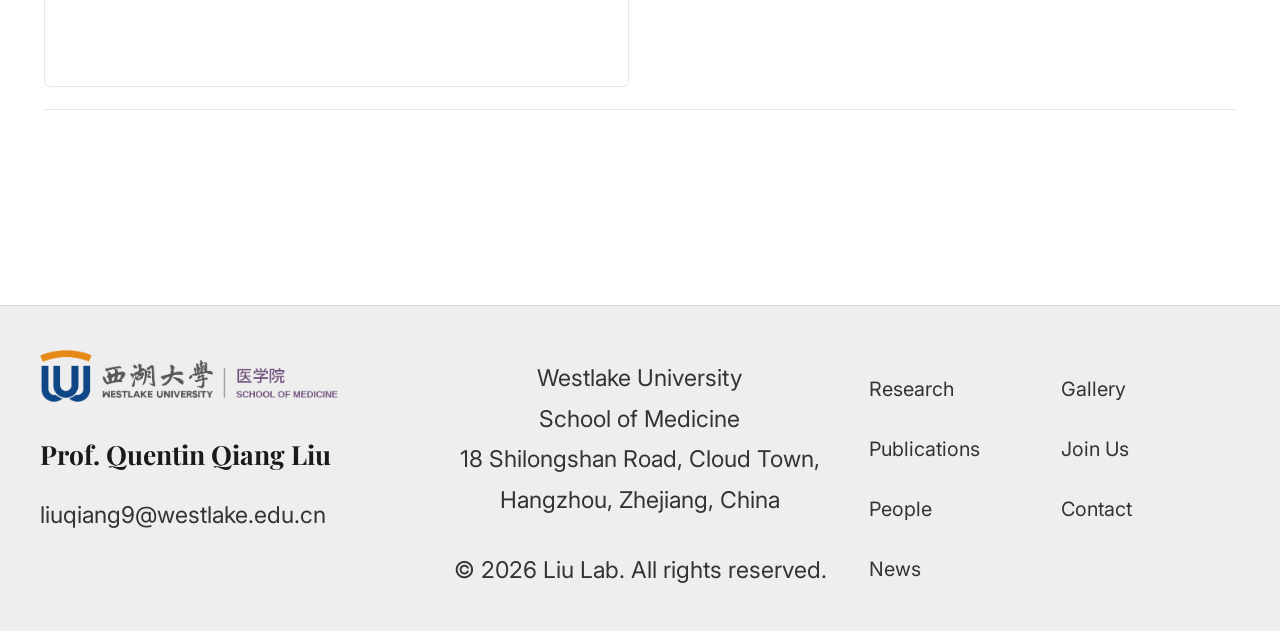
<file: news.html>
<!DOCTYPE html>
<html lang="en">
<head>
  <meta charset="UTF-8" />
  <meta name="viewport" content="width=device-width, initial-scale=1.0" />
  <meta name="description" content="The Liu Lab at Westlake University — Decoding neuro-immune crosstalk in the tumor microenvironment to pioneer next-generation cancer immunotherapies." />
  <title>News — Liu Lab</title>
  <link rel="icon" href="pictures/icon.png" type="pictures/png">
  <link rel="preconnect" href="https://fonts.googleapis.com" />
  <link rel="preconnect" href="https://fonts.gstatic.com" crossorigin />
  <link href="https://fonts.googleapis.com/css2?family=Inter:wght@300;400;500;600;700&family=Playfair+Display:ital,wght@0,400;0,700;0,900;1,400&family=JetBrains+Mono:wght@400;500;700&family=Noto+Sans+SC:wght@300;400;500;700&display=swap" rel="stylesheet" />
  <link rel="stylesheet" href="styles.css" />
</head>
<body>
  <header class="global-header" id="header">
    <div class="header-inner">
      <div class="header-logo">
          <img src="pictures/westlakeLOGO.png" alt="Westlake University" class="header-logo-img" />
        <a href="research.html">
          <span class="logo-main">Liu Lab<span style="font-weight:400;color:var(--color-text-muted);font-size:0.8em;"></span></span>
          <span class="logo-sub">NEUROIMMUNO-ONCOLOGY</span>
        </a>
      </div>
	  <button class="menu-btn">☰</button>
      <nav class="horiz-nav" id="horizNav">
        <a href="research.html">Research</a>
        <a href="publications.html">Publications</a>
        <a href="people.html">People</a>
        <a href="news.html" class="active">News</a>
        <a href="gallery.html">Gallery</a>
        <a href="join.html">Join Us</a>
        <a href="contact.html">Contact</a>
      </nav>
    </div>
  </header>

  <!-- PAGE VIEW: News                                               -->
  <!-- ============================================================ -->
  <section class="page-view active" id="page-news">
    <div class="container">
      <p class="section-label">Latest Updates</p>
      <h2>News <span class="section-number">04</span></h2>

      <ul class="news-list">   
        <li class="news-item fade-in">
          <div class="news-img">
            <img src="pictures/fx1_lrg.jpg" alt="Cell" />
            <!-- <span>📄</span> -->
          </div>
          <div class="news-content">
            <span class="news-tag">Publication</span>
            <div class="news-date">Cell Metabolism, 2024</div>
            <h4>Oncogenic fatty acid oxidation senses circadian disruption in sleep-deficiency-enhanced tumorigenesis</h4>
            <p>Our findings reveal that fatty acid oxidation (FAO) is a circadian rhythm-sensoring mechanism that links sleep-deficiency (SD) to lung tumorigenesis and provides a promising chronotherapy 
			strategy with β-endorphin for patients suffering from SD-related cancer.</p>
          </div>
        </li>

        <li class="news-item fade-in">
          <div class="news-img">
            <!-- <img src="images/news-opening-2023.jpg" alt="Lab Opening" /> -->
            <img src="pictures/Liulab.png" alt="Cell" />
          </div>
          <div class="news-content">
            <span class="news-tag">Lab News</span>
            <div class="news-date">2025</div>
            <h4>The NEUROIMMUNO-ONCOLOGY Lab Opens at Westlake University!</h4>
            <p>We are excited to launch our research program at the School of Medicine.</p>
          </div>
        </li>
		
		<li class="news-item fade-in">
          <div class="news-img">
            <!-- <img src="images/news-newmembers-2024.jpg" alt="New Lab Members" /> -->
            <span>🎉</span>
          </div>
          <div class="news-content">
            <span class="news-tag">Lab News</span>
            <div class="news-date">2025</div>
            <h4>Welcome Mengge Sun , Meihua Hou and Yuanzhi Zou to the lab!</h4>
            <p>Mengge joins as a postdoc from Fudan University.</p>
          </div>
        </li>
      </ul>
    </div>
  </section>

  <!-- ============================================================ -->
 <footer class="site-footer">
  <div class="footer-container">
    <!-- 第一列：西湖大学图标 + LIU LAB -->
    <div class="footer-col footer-col-brand">
      <img src="pictures/Medicine_Logo.png" alt="Westlake University" class="footer-logo">
      <p class="lab-name">Prof. Quentin Qiang Liu</p>
	  <p>liuqiang9@westlake.edu.cn</p>
    </div>

    <!-- 第二列：居中，地址、邮箱 -->
    <div class="footer-col footer-col-info">
      <p>Westlake University<br>
      School of Medicine<br>
      18 Shilongshan Road, Cloud Town, Hangzhou, Zhejiang, China</p>
    </div>

	<!-- 第三大列：内部再分2列导航 -->
    <div class="footer-col footer-col-nav">
      <div class="nav-two-col">
        <ul class="footer-nav-list">
          <li><a href="research.html">Research</a></li>
		<li><a href="publications.html">Publications</a></li>
        <li><a href="people.html">People</a></li>
        <li><a href="news.html">News</a></li>
        </ul>
        <ul class="footer-nav-list">
         <li><a href="gallery.html">Gallery</a></li>
        <li><a href="join.html">Join Us</a></li>
        <li><a href="contact.html">Contact</a></li>
        </ul>
      </div>
    </div>
  </div>
  <!-- 版权文字，在三列下面 -->
  <div class="footer-copyright">
    <p>© 2026 Liu Lab. All rights reserved.</p>
  </div>
</footer>
  <button class="back-to-top" id="backToTop" aria-label="Back to top">↑</button>
  <script>
    const header = document.getElementById('header');
    const backToTop = document.getElementById('backToTop');
    window.addEventListener('scroll', () => {
      header.classList.toggle('scrolled', window.scrollY > 30);
      backToTop.classList.toggle('visible', window.scrollY > 600);
    });
    backToTop.addEventListener('click', () => { window.scrollTo({ top: 0, behavior: 'smooth' }); });
    const observer = new IntersectionObserver((entries) => {
      entries.forEach(entry => { if (entry.isIntersecting) { entry.target.classList.add('visible'); observer.unobserve(entry.target); } });
    }, { rootMargin: '0px 0px -60px 0px', threshold: 0.1 });
    setTimeout(() => { document.querySelectorAll('.fade-in:not(.visible)').forEach(el => observer.observe(el)); }, 100);
    const mapEl = document.getElementById('map');
    if (mapEl) {
      mapEl.innerHTML = '<div style="width:100%;height:100%;background:var(--color-bg-secondary);display:flex;flex-direction:column;align-items:center;justify-content:center;text-align:center;padding:2rem;font-family:var(--font-mono);font-size:0.8rem;color:var(--color-text-muted);border-radius:8px;"><div style="font-size:2.5rem;margin-bottom:0.8rem;">📍</div><p style="margin:0.2rem 0;color:var(--color-text-primary);"><strong>Westlake University</strong></p><p style="margin:0.2rem 0;">Yungu Campus</p><p style="margin:0.2rem 0;">18 Shilongshan Street, Xihu District</p><p style="margin:0.2rem 0;">Hangzhou, Zhejiang 310024, China</p><a href="https://www.openstreetmap.org/?mlat=30.3191&mlon=120.0913#map=15/30.3191/120.0913" style="color:var(--color-highlight1);margin-top:0.8rem;font-size:0.75rem;text-decoration:underline;opacity:1;" target="_blank">Open in OpenStreetMap →</a></div>';
    }
	// 等页面DOM加载完成再执行，防止找不到元素
document.addEventListener('DOMContentLoaded', function(){
  const menuBtn = document.querySelector('.menu-btn');
  const nav = document.querySelector('#horizNav');
  const bodyEl = document.body;

  if(menuBtn && nav){
    menuBtn.addEventListener('click', () => {
      nav.classList.toggle('active');
      const isOpen = nav.classList.contains('active');
      if(isOpen){
        const headerHeight = document.getElementById('header').offsetHeight;
        bodyEl.style.paddingTop = headerHeight + 'px';
      }else{
        bodyEl.style.paddingTop = "";
      }
    });

    window.addEventListener('resize',()=>{
      nav.classList.remove('active');
      bodyEl.style.paddingTop = "";
    })
  }
  })//
  </script>
</body>
</html>
</file>
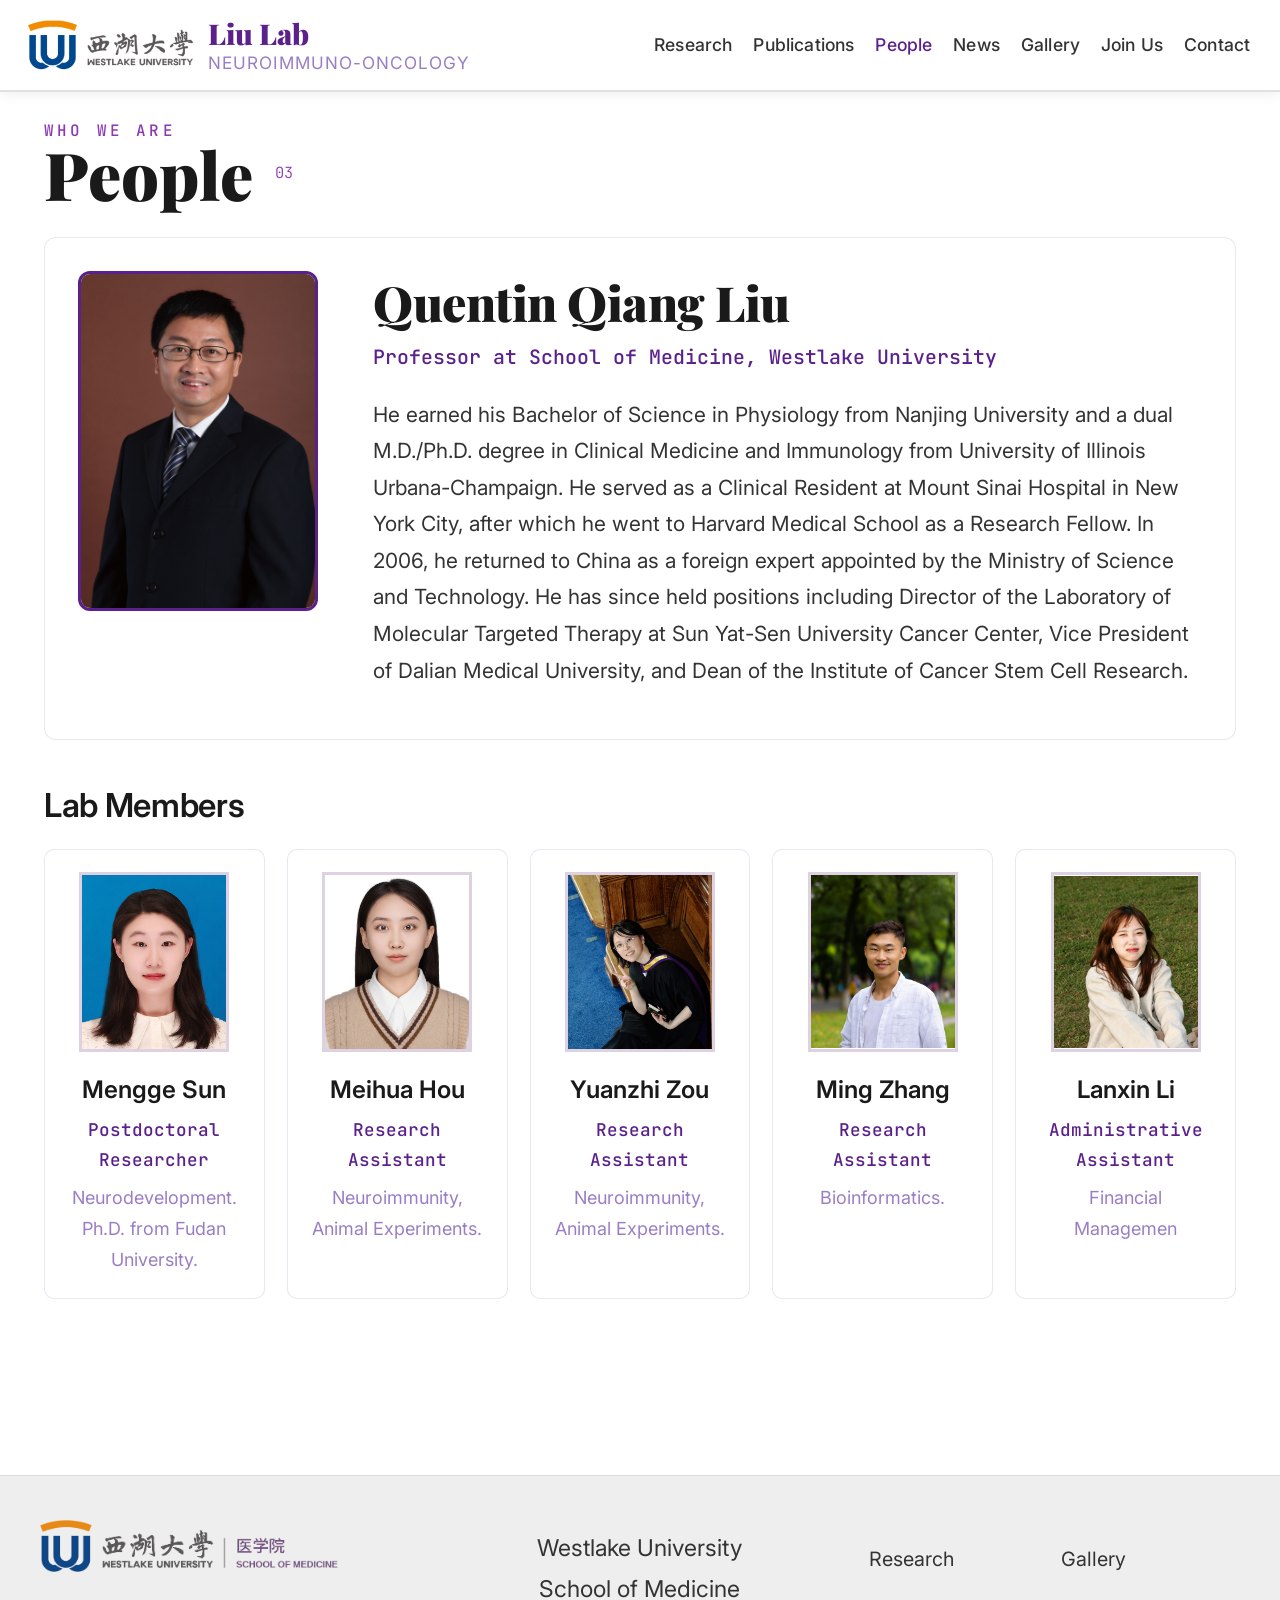
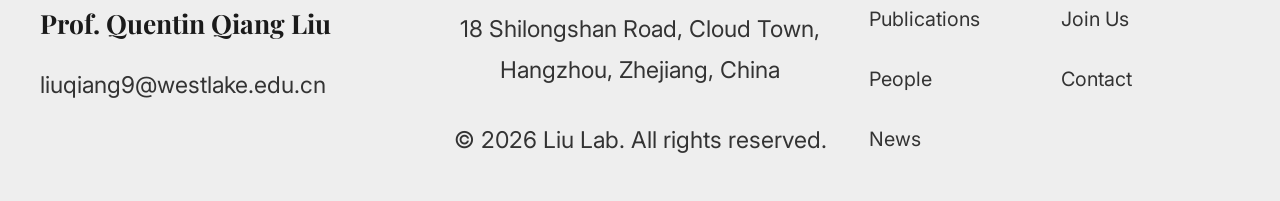
<file: people.html>
<!DOCTYPE html>
<html lang="en">
<head>
  <meta charset="UTF-8" />
  <meta name="viewport" content="width=device-width, initial-scale=1.0" />
  <meta name="description" content="The Liu Lab at Westlake University — Decoding neuro-immune crosstalk in the tumor microenvironment to pioneer next-generation cancer immunotherapies." />
  <title>People — Liu Lab</title>
  <link rel="icon" href="pictures/icon.png" type="pictures/png">
  <link rel="preconnect" href="https://fonts.googleapis.com" />
  <link rel="preconnect" href="https://fonts.gstatic.com" crossorigin />
  <link href="https://fonts.googleapis.com/css2?family=Inter:wght@300;400;500;600;700&family=Playfair+Display:ital,wght@0,400;0,700;0,900;1,400&family=JetBrains+Mono:wght@400;500;700&family=Noto+Sans+SC:wght@300;400;500;700&display=swap" rel="stylesheet" />
  <link rel="stylesheet" href="styles.css" />
</head>
<body>
  <header class="global-header" id="header">
    <div class="header-inner">
      <div class="header-logo">
          <img src="pictures/westlakeLOGO.png" alt="Westlake University" class="header-logo-img" />
        <a href="research.html">
          <span class="logo-main">Liu Lab<span style="font-weight:400;color:var(--color-text-muted);font-size:0.8em;"></span></span>
          <span class="logo-sub">NEUROIMMUNO-ONCOLOGY</span>
        </a>
      </div>
	  <button class="menu-btn">☰</button>
      <nav class="horiz-nav" id="horizNav">
        <a href="research.html">Research</a>
        <a href="publications.html">Publications</a>
        <a href="people.html" class="active">People</a>
        <a href="news.html">News</a>
        <a href="gallery.html">Gallery</a>
        <a href="join.html">Join Us</a>
        <a href="contact.html">Contact</a>
      </nav>
    </div>
  </header>

  <!-- PAGE VIEW: People                                             -->
  <!-- ============================================================ -->
  <section class="page-view active" id="page-people">
    <div class="container">
      <p class="section-label">Who We Are</p>
      <h2>People <span class="section-number">03</span></h2>

      <!-- PI -->
      <div class="pi-section fade-in">
        <div class="PI-avatar">
          <!-- Placeholder: replace with real photo -->
          <img src="pictures/PI_photo1.jpg" alt="Prof. Qiang Liu" /> 
			<!--<span>👨‍🔬</span>-->
        </div>
        <div>
          <h3 class="pi-name">Quentin Qiang Liu</h3>
          <p class="pi-title">
            Professor at School of Medicine, Westlake University
          </p>
          <p class="pi-bio">
            He earned his Bachelor of Science in Physiology from Nanjing University and a dual M.D./Ph.D. degree in Clinical Medicine and Immunology from University of Illinois Urbana-Champaign.			
			He served as a Clinical Resident at Mount Sinai Hospital in New York City, after which he went to Harvard Medical School as a Research Fellow. In 2006, he returned to China as a foreign 
			expert appointed by the Ministry of Science and Technology. He has since held positions including Director of the Laboratory of Molecular Targeted Therapy at Sun Yat-Sen University Cancer Center, Vice President of Dalian Medical University, and Dean of the Institute of Cancer Stem Cell Research.
          </p>
        </div>
      </div>

      <h3>Lab Members</h3>
      <div class="people-grid">
        <div class="person-card fade-in">
          <div class="person-avatar"><span><img src="pictures/sunmengge.jpg" /></span></div>
          <div class="person-name">Mengge Sun</div>
          <div class="person-role">Postdoctoral Researcher</div>
          <div class="person-bio">Neurodevelopment. Ph.D. from Fudan University.</div>
        </div>
        <div class="person-card fade-in">
          <div class="person-avatar"><span><img src="pictures/houmeihua.jpg" /></span></div>
          <div class="person-name">Meihua Hou</div>
          <div class="person-role">Research Assistant</div>
          <div class="person-bio">Neuroimmunity, Animal Experiments.</div>
        </div>
        <div class="person-card fade-in">
          <div class="person-avatar"><span><img src="pictures/zouyuanzhi.jpg" /></span></div>
          <div class="person-name">Yuanzhi Zou</div>
          <div class="person-role">Research Assistant</div>
          <div class="person-bio">Neuroimmunity, Animal Experiments.</div>
        </div>
        <div class="person-card fade-in">
          
		  <div class="person-avatar"><span><img src="pictures/zhangming2.png" /></span></div>
          <div class="person-name">Ming Zhang</div>
          <div class="person-role">Research Assistant</div>
          <div class="person-bio">Bioinformatics.</div>
        </div>
        <div class="person-card fade-in">
          <div class="person-avatar"><span><img src="pictures/lilanxin.png" /></span></div>
          <div class="person-name">Lanxin Li</div>
          <div class="person-role">Administrative Assistant</div>
          <div class="person-bio">Financial Managemen</div>
        </div>

      </div>

      
    </div>
  </section>

  <!-- ============================================================ -->
  <footer class="site-footer">
  <div class="footer-container">
    <!-- 第一列：西湖大学图标 + LIU LAB -->
    <div class="footer-col footer-col-brand">
      <img src="pictures/Medicine_Logo.png" alt="Westlake University" class="footer-logo">
      <p class="lab-name">Prof. Quentin Qiang Liu</p>
	  <p>liuqiang9@westlake.edu.cn</p>
    </div>

    <!-- 第二列：居中，地址、邮箱 -->
    <div class="footer-col footer-col-info">
      <p>Westlake University<br>
      School of Medicine<br>
      18 Shilongshan Road, Cloud Town, Hangzhou, Zhejiang, China</p>
    </div>

	<!-- 第三大列：内部再分2列导航 -->
    <div class="footer-col footer-col-nav">
      <div class="nav-two-col">
        <ul class="footer-nav-list">
          <li><a href="research.html">Research</a></li>
		<li><a href="publications.html">Publications</a></li>
        <li><a href="people.html">People</a></li>
        <li><a href="news.html">News</a></li>
        </ul>
        <ul class="footer-nav-list">
         <li><a href="gallery.html">Gallery</a></li>
        <li><a href="join.html">Join Us</a></li>
        <li><a href="contact.html">Contact</a></li>
        </ul>
      </div>
    </div>
  </div>
  <!-- 版权文字，在三列下面 -->
  <div class="footer-copyright">
    <p>© 2026 Liu Lab. All rights reserved.</p>
  </div>
</footer>
  <button class="back-to-top" id="backToTop" aria-label="Back to top">↑</button>
  <script>
    const header = document.getElementById('header');
    const backToTop = document.getElementById('backToTop');
    window.addEventListener('scroll', () => {
      header.classList.toggle('scrolled', window.scrollY > 30);
      backToTop.classList.toggle('visible', window.scrollY > 600);
    });
    backToTop.addEventListener('click', () => { window.scrollTo({ top: 0, behavior: 'smooth' }); });
    const observer = new IntersectionObserver((entries) => {
      entries.forEach(entry => { if (entry.isIntersecting) { entry.target.classList.add('visible'); observer.unobserve(entry.target); } });
    }, { rootMargin: '0px 0px -60px 0px', threshold: 0.1 });
    setTimeout(() => { document.querySelectorAll('.fade-in:not(.visible)').forEach(el => observer.observe(el)); }, 100);
    const mapEl = document.getElementById('map');
    if (mapEl) {
      mapEl.innerHTML = '<div style="width:100%;height:100%;background:var(--color-bg-secondary);display:flex;flex-direction:column;align-items:center;justify-content:center;text-align:center;padding:2rem;font-family:var(--font-mono);font-size:0.8rem;color:var(--color-text-muted);border-radius:8px;"><div style="font-size:2.5rem;margin-bottom:0.8rem;">📍</div><p style="margin:0.2rem 0;color:var(--color-text-primary);"><strong>Westlake University</strong></p><p style="margin:0.2rem 0;">Yungu Campus</p><p style="margin:0.2rem 0;">18 Shilongshan Street, Xihu District</p><p style="margin:0.2rem 0;">Hangzhou, Zhejiang 310024, China</p><a href="https://www.openstreetmap.org/?mlat=30.3191&mlon=120.0913#map=15/30.3191/120.0913" style="color:var(--color-highlight1);margin-top:0.8rem;font-size:0.75rem;text-decoration:underline;opacity:1;" target="_blank">Open in OpenStreetMap →</a></div>';
    }
	// 等页面DOM加载完成再执行，防止找不到元素
document.addEventListener('DOMContentLoaded', function(){
  const menuBtn = document.querySelector('.menu-btn');
  const nav = document.querySelector('#horizNav');
  const bodyEl = document.body;

  if(menuBtn && nav){
    menuBtn.addEventListener('click', () => {
      nav.classList.toggle('active');
      const isOpen = nav.classList.contains('active');
      if(isOpen){
        const headerHeight = document.getElementById('header').offsetHeight;
        bodyEl.style.paddingTop = headerHeight + 'px';
      }else{
        bodyEl.style.paddingTop = "";
      }
    });

    window.addEventListener('resize',()=>{
      nav.classList.remove('active');
      bodyEl.style.paddingTop = "";
    })
  }
  })//
  </script>
</body>
</html>
</file>
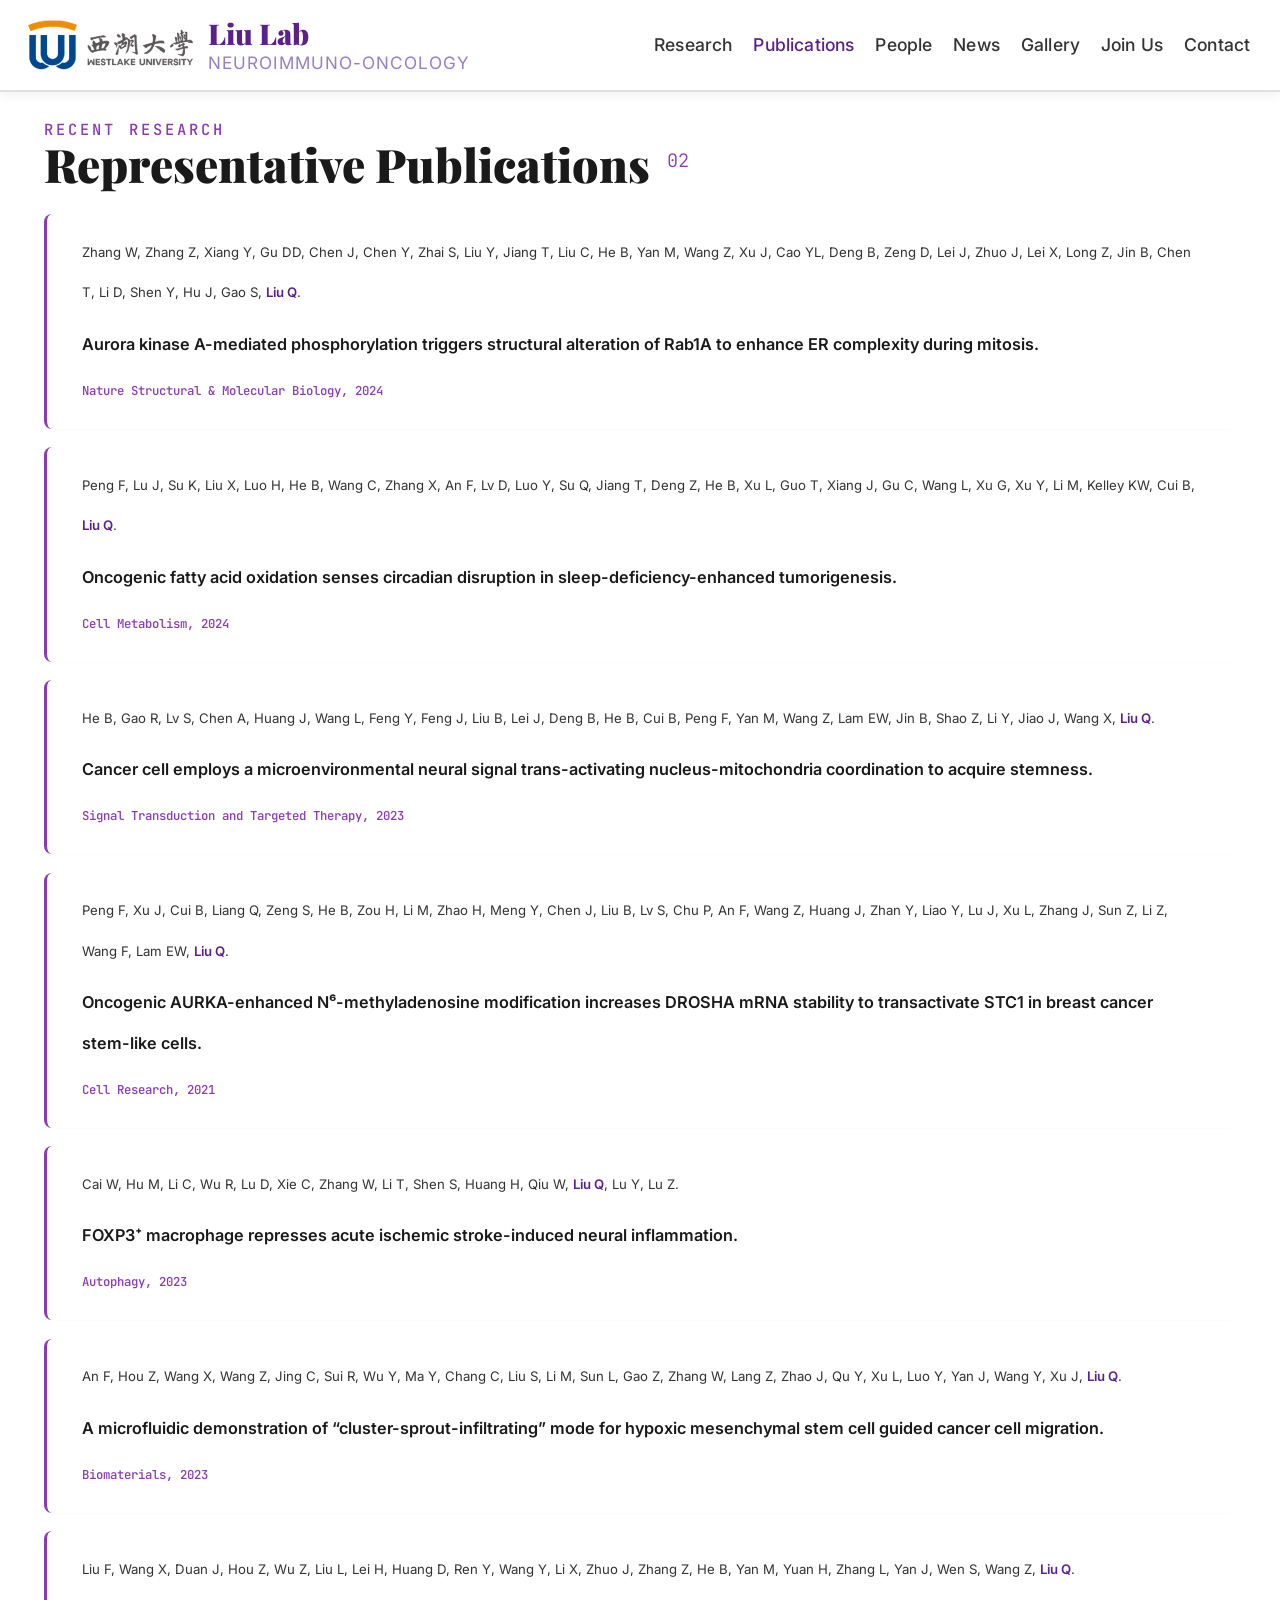
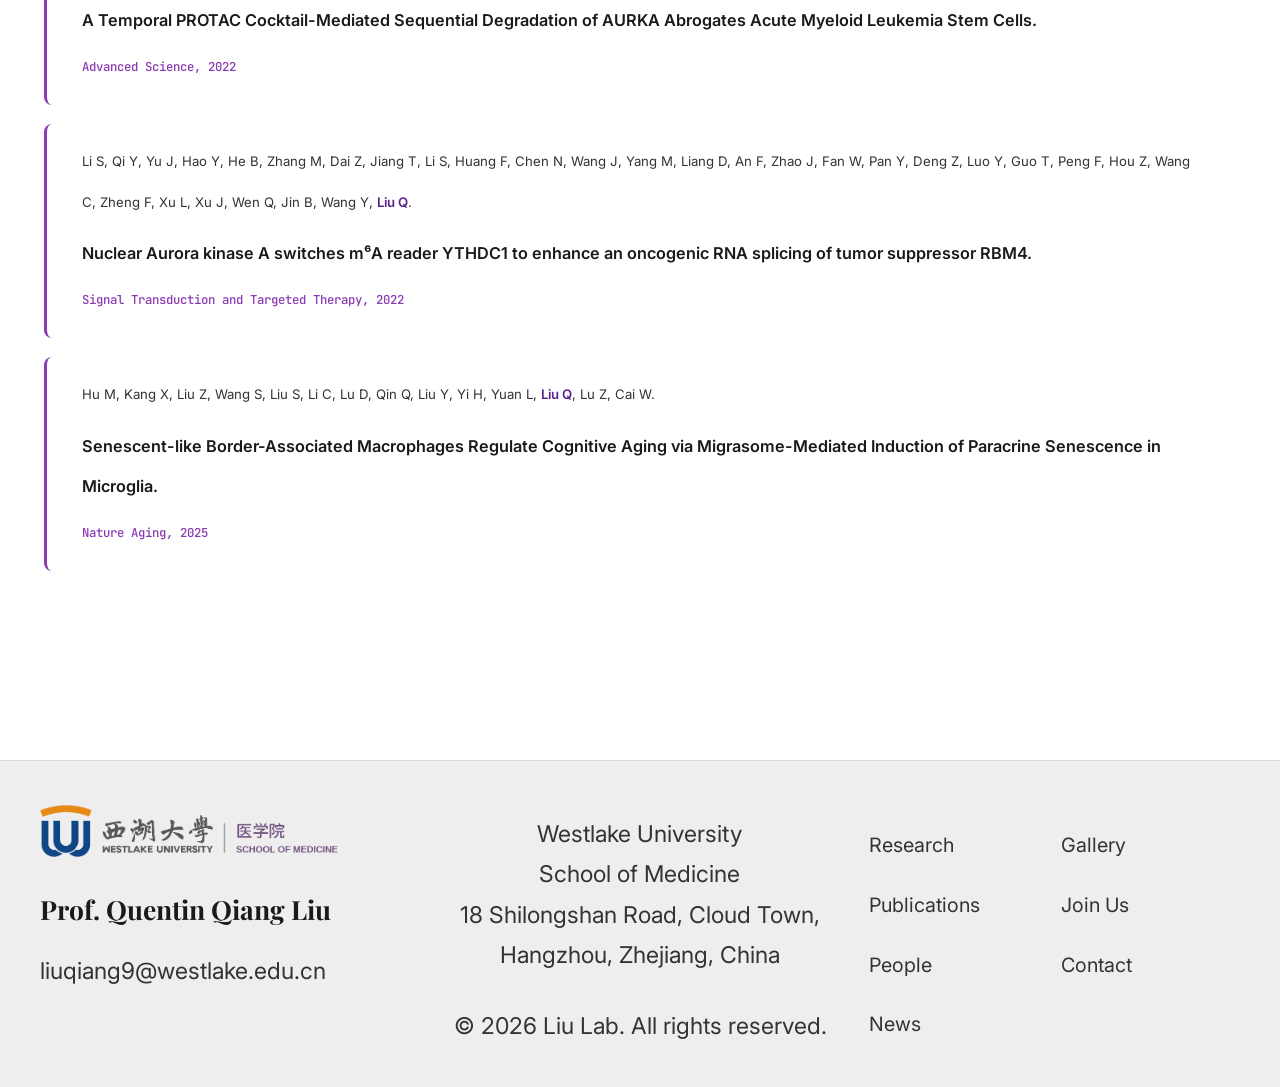
<file: publications.html>
<!DOCTYPE html>
<html lang="en">
<head>
  <meta charset="UTF-8" />
  <meta name="viewport" content="width=device-width, initial-scale=1.0" />
  <meta name="description" content="The Liu Lab at Westlake University — Decoding neuro-immune crosstalk in the tumor microenvironment to pioneer next-generation cancer immunotherapies." />
  <title>Publications — Liu Lab</title>
  <link rel="icon" href="pictures/icon.png" type="pictures/png">
  <link rel="preconnect" href="https://fonts.googleapis.com" />
  <link rel="preconnect" href="https://fonts.gstatic.com" crossorigin />
  <link href="https://fonts.googleapis.com/css2?family=Inter:wght@300;400;500;600;700&family=Playfair+Display:ital,wght@0,400;0,700;0,900;1,400&family=JetBrains+Mono:wght@400;500;700&family=Noto+Sans+SC:wght@300;400;500;700&display=swap" rel="stylesheet" />
  <link rel="stylesheet" href="styles.css" />
</head>
<body>
  <header class="global-header" id="header">
    <div class="header-inner">
      <div class="header-logo">
          <img src="pictures/westlakeLOGO.png" alt="Westlake University" class="header-logo-img" />
        <a href="research.html">
          <span class="logo-main">Liu Lab<span style="font-weight:400;color:var(--color-text-muted);font-size:0.8em;"></span></span>
          <span class="logo-sub">NEUROIMMUNO-ONCOLOGY</span>
        </a>
      </div>
	  <!-- 汉堡按钮 -->
  <button class="menu-btn">☰</button>
      <nav class="horiz-nav" id="horizNav">
        <a href="research.html">Research</a>
        <a href="publications.html" class="active">Publications</a>
        <a href="people.html">People</a>
        <a href="news.html">News</a>
        <a href="gallery.html">Gallery</a>
        <a href="join.html">Join Us</a>
        <a href="contact.html">Contact</a>
      </nav>
    </div>
  </header>

  <!-- PAGE VIEW: Publications                                       -->
  <!-- ============================================================ -->
  <section class="page-view active" id="page-publications">
    <div class="container">
      <p class="section-label">Recent research</p>
      <h2>Representative Publications <span class="section-number">02</span></h2>

      <ul class="pub-list">
        <li class="pub-item fade-in">
          <div class="pub-authors">
            Zhang W, Zhang Z, Xiang Y, Gu DD, Chen J, Chen Y, Zhai S, Liu Y, Jiang T, Liu C, He B, Yan M, Wang Z, Xu J, Cao YL, Deng B, Zeng D, Lei J, Zhuo J, Lei X, Long Z, Jin B, Chen T, Li D, Shen Y, Hu J, Gao S, <strong>Liu Q</strong>.
          </div>
          <div class="pub-title">
            Aurora kinase A-mediated phosphorylation triggers structural alteration of Rab1A to enhance ER complexity during mitosis.
          </div>
          <div class="pub-journal">Nature Structural &amp; Molecular Biology, 2024</div>
        </li>

        <li class="pub-item fade-in">
          <div class="pub-authors">
            Peng F, Lu J, Su K, Liu X, Luo H, He B, Wang C, Zhang X, An F, Lv D, Luo Y, Su Q, Jiang T, Deng Z, He B, Xu L, Guo T, Xiang J, Gu C, Wang L, Xu G, Xu Y, Li M, Kelley KW, Cui B, <strong>Liu Q</strong>.
          </div>
          <div class="pub-title">
            Oncogenic fatty acid oxidation senses circadian disruption in sleep-deficiency-enhanced tumorigenesis.
          </div>
          <div class="pub-journal">Cell Metabolism, 2024</div>
        </li>

        <li class="pub-item fade-in">
          <div class="pub-authors">
            He B, Gao R, Lv S, Chen A, Huang J, Wang L, Feng Y, Feng J, Liu B, Lei J, Deng B, He B, Cui B, Peng F, Yan M, Wang Z, Lam EW, Jin B, Shao Z, Li Y, Jiao J, Wang X, <strong>Liu Q</strong>.
          </div>
          <div class="pub-title">
            Cancer cell employs a microenvironmental neural signal trans-activating nucleus-mitochondria coordination to acquire stemness.
          </div>
          <div class="pub-journal">Signal Transduction and Targeted Therapy, 2023</div>
        </li>

        <li class="pub-item fade-in">
          <div class="pub-authors">
            Peng F, Xu J, Cui B, Liang Q, Zeng S, He B, Zou H, Li M, Zhao H, Meng Y, Chen J, Liu B, Lv S, Chu P, An F, Wang Z, Huang J, Zhan Y, Liao Y, Lu J, Xu L, Zhang J, Sun Z, Li Z, Wang F, Lam EW, <strong>Liu Q</strong>.
          </div>
          <div class="pub-title">
            Oncogenic AURKA-enhanced N⁶-methyladenosine modification increases DROSHA mRNA stability to transactivate STC1 in breast cancer stem-like cells.
          </div>
          <div class="pub-journal">Cell Research, 2021</div>
        </li>

        <li class="pub-item fade-in">
          <div class="pub-authors">
            Cai W, Hu M, Li C, Wu R, Lu D, Xie C, Zhang W, Li T, Shen S, Huang H, Qiu W, <strong>Liu Q</strong>, Lu Y, Lu Z.
          </div>
          <div class="pub-title">
            FOXP3⁺ macrophage represses acute ischemic stroke-induced neural inflammation.
          </div>
          <div class="pub-journal">Autophagy, 2023</div>
        </li>

        <li class="pub-item fade-in">
          <div class="pub-authors">
            An F, Hou Z, Wang X, Wang Z, Jing C, Sui R, Wu Y, Ma Y, Chang C, Liu S, Li M, Sun L, Gao Z, Zhang W, Lang Z, Zhao J, Qu Y, Xu L, Luo Y, Yan J, Wang Y, Xu J, <strong>Liu Q</strong>.
          </div>
          <div class="pub-title">
            A microfluidic demonstration of &ldquo;cluster-sprout-infiltrating&rdquo; mode for hypoxic mesenchymal stem cell guided cancer cell migration.
          </div>
          <div class="pub-journal">Biomaterials, 2023</div>
        </li>

        <li class="pub-item fade-in">
          <div class="pub-authors">
            Liu F, Wang X, Duan J, Hou Z, Wu Z, Liu L, Lei H, Huang D, Ren Y, Wang Y, Li X, Zhuo J, Zhang Z, He B, Yan M, Yuan H, Zhang L, Yan J, Wen S, Wang Z, <strong>Liu Q</strong>.
          </div>
          <div class="pub-title">
            A Temporal PROTAC Cocktail-Mediated Sequential Degradation of AURKA Abrogates Acute Myeloid Leukemia Stem Cells.
          </div>
          <div class="pub-journal">Advanced Science, 2022</div>
        </li>

        <li class="pub-item fade-in">
          <div class="pub-authors">
            Li S, Qi Y, Yu J, Hao Y, He B, Zhang M, Dai Z, Jiang T, Li S, Huang F, Chen N, Wang J, Yang M, Liang D, An F, Zhao J, Fan W, Pan Y, Deng Z, Luo Y, Guo T, Peng F, Hou Z, Wang C, Zheng F, Xu L, Xu J, Wen Q, Jin B, Wang Y, <strong>Liu Q</strong>.
          </div>
          <div class="pub-title">
            Nuclear Aurora kinase A switches m⁶A reader YTHDC1 to enhance an oncogenic RNA splicing of tumor suppressor RBM4.
          </div>
          <div class="pub-journal">Signal Transduction and Targeted Therapy, 2022</div>
        </li>
		<li class="pub-item fade-in">
          <div class="pub-authors">
            Hu M, Kang X, Liu Z, Wang S, Liu S, Li C, Lu D, Qin Q, Liu Y, Yi H, Yuan L, <strong>Liu Q</strong>, Lu Z, Cai W.
          </div>
          <div class="pub-title">
            Senescent-like Border-Associated Macrophages Regulate Cognitive Aging via Migrasome-Mediated Induction of Paracrine Senescence in Microglia.
          </div>
          <div class="pub-journal">Nature Aging, 2025</div>
        </li>
      </ul>
    </div>
  </section>

  <!-- ============================================================ -->
  <footer class="site-footer">
  <div class="footer-container">
    <!-- 第一列：西湖大学图标 + LIU LAB -->
    <div class="footer-col footer-col-brand">
      <img src="pictures/Medicine_Logo.png" alt="Westlake University" class="footer-logo">
      <p class="lab-name">Prof. Quentin Qiang Liu</p>
	  <p>liuqiang9@westlake.edu.cn</p>
    </div>

    <!-- 第二列：居中，地址、邮箱 -->
    <div class="footer-col footer-col-info">
      <p>Westlake University<br>
      School of Medicine<br>
      18 Shilongshan Road, Cloud Town, Hangzhou, Zhejiang, China</p>
    </div>

	<!-- 第三大列：内部再分2列导航 -->
    <div class="footer-col footer-col-nav">
      <div class="nav-two-col">
        <ul class="footer-nav-list">
          <li><a href="research.html">Research</a></li>
		<li><a href="publications.html">Publications</a></li>
        <li><a href="people.html">People</a></li>
        <li><a href="news.html">News</a></li>
        </ul>
        <ul class="footer-nav-list">
         <li><a href="gallery.html">Gallery</a></li>
        <li><a href="join.html">Join Us</a></li>
        <li><a href="contact.html">Contact</a></li>
        </ul>
      </div>
    </div>
  </div>
  <!-- 版权文字，在三列下面 -->
  <div class="footer-copyright">
    <p>© 2026 Liu Lab. All rights reserved.</p>
  </div>
</footer>
  <button class="back-to-top" id="backToTop" aria-label="Back to top">↑</button>
  <script>
    const header = document.getElementById('header');
    const backToTop = document.getElementById('backToTop');
    window.addEventListener('scroll', () => {
      header.classList.toggle('scrolled', window.scrollY > 30);
      backToTop.classList.toggle('visible', window.scrollY > 600);
    });
    backToTop.addEventListener('click', () => { window.scrollTo({ top: 0, behavior: 'smooth' }); });
    const observer = new IntersectionObserver((entries) => {
      entries.forEach(entry => { if (entry.isIntersecting) { entry.target.classList.add('visible'); observer.unobserve(entry.target); } });
    }, { rootMargin: '0px 0px -60px 0px', threshold: 0.1 });
    setTimeout(() => { document.querySelectorAll('.fade-in:not(.visible)').forEach(el => observer.observe(el)); }, 100);
    const mapEl = document.getElementById('map');
    if (mapEl) {
      mapEl.innerHTML = '<div style="width:100%;height:100%;background:var(--color-bg-secondary);display:flex;flex-direction:column;align-items:center;justify-content:center;text-align:center;padding:2rem;font-family:var(--font-mono);font-size:0.8rem;color:var(--color-text-muted);border-radius:8px;"><div style="font-size:2.5rem;margin-bottom:0.8rem;">📍</div><p style="margin:0.2rem 0;color:var(--color-text-primary);"><strong>Westlake University</strong></p><p style="margin:0.2rem 0;">Yungu Campus</p><p style="margin:0.2rem 0;">18 Shilongshan Street, Xihu District</p><p style="margin:0.2rem 0;">Hangzhou, Zhejiang 310024, China</p><a href="https://www.openstreetmap.org/?mlat=30.3191&mlon=120.0913#map=15/30.3191/120.0913" style="color:var(--color-highlight1);margin-top:0.8rem;font-size:0.75rem;text-decoration:underline;opacity:1;" target="_blank">Open in OpenStreetMap →</a></div>';
    }
	// 等页面DOM加载完成再执行，防止找不到元素
document.addEventListener('DOMContentLoaded', function(){
  const menuBtn = document.querySelector('.menu-btn');
  const nav = document.querySelector('#horizNav');
  const bodyEl = document.body;

  if(menuBtn && nav){
    menuBtn.addEventListener('click', () => {
      nav.classList.toggle('active');
      const isOpen = nav.classList.contains('active');
      if(isOpen){
        const headerHeight = document.getElementById('header').offsetHeight;
        bodyEl.style.paddingTop = headerHeight + 'px';
      }else{
        bodyEl.style.paddingTop = "";
      }
    });

    window.addEventListener('resize',()=>{
      nav.classList.remove('active');
      bodyEl.style.paddingTop = "";
    })
  }
  })//
  </script>
</body>
</html>
</file>
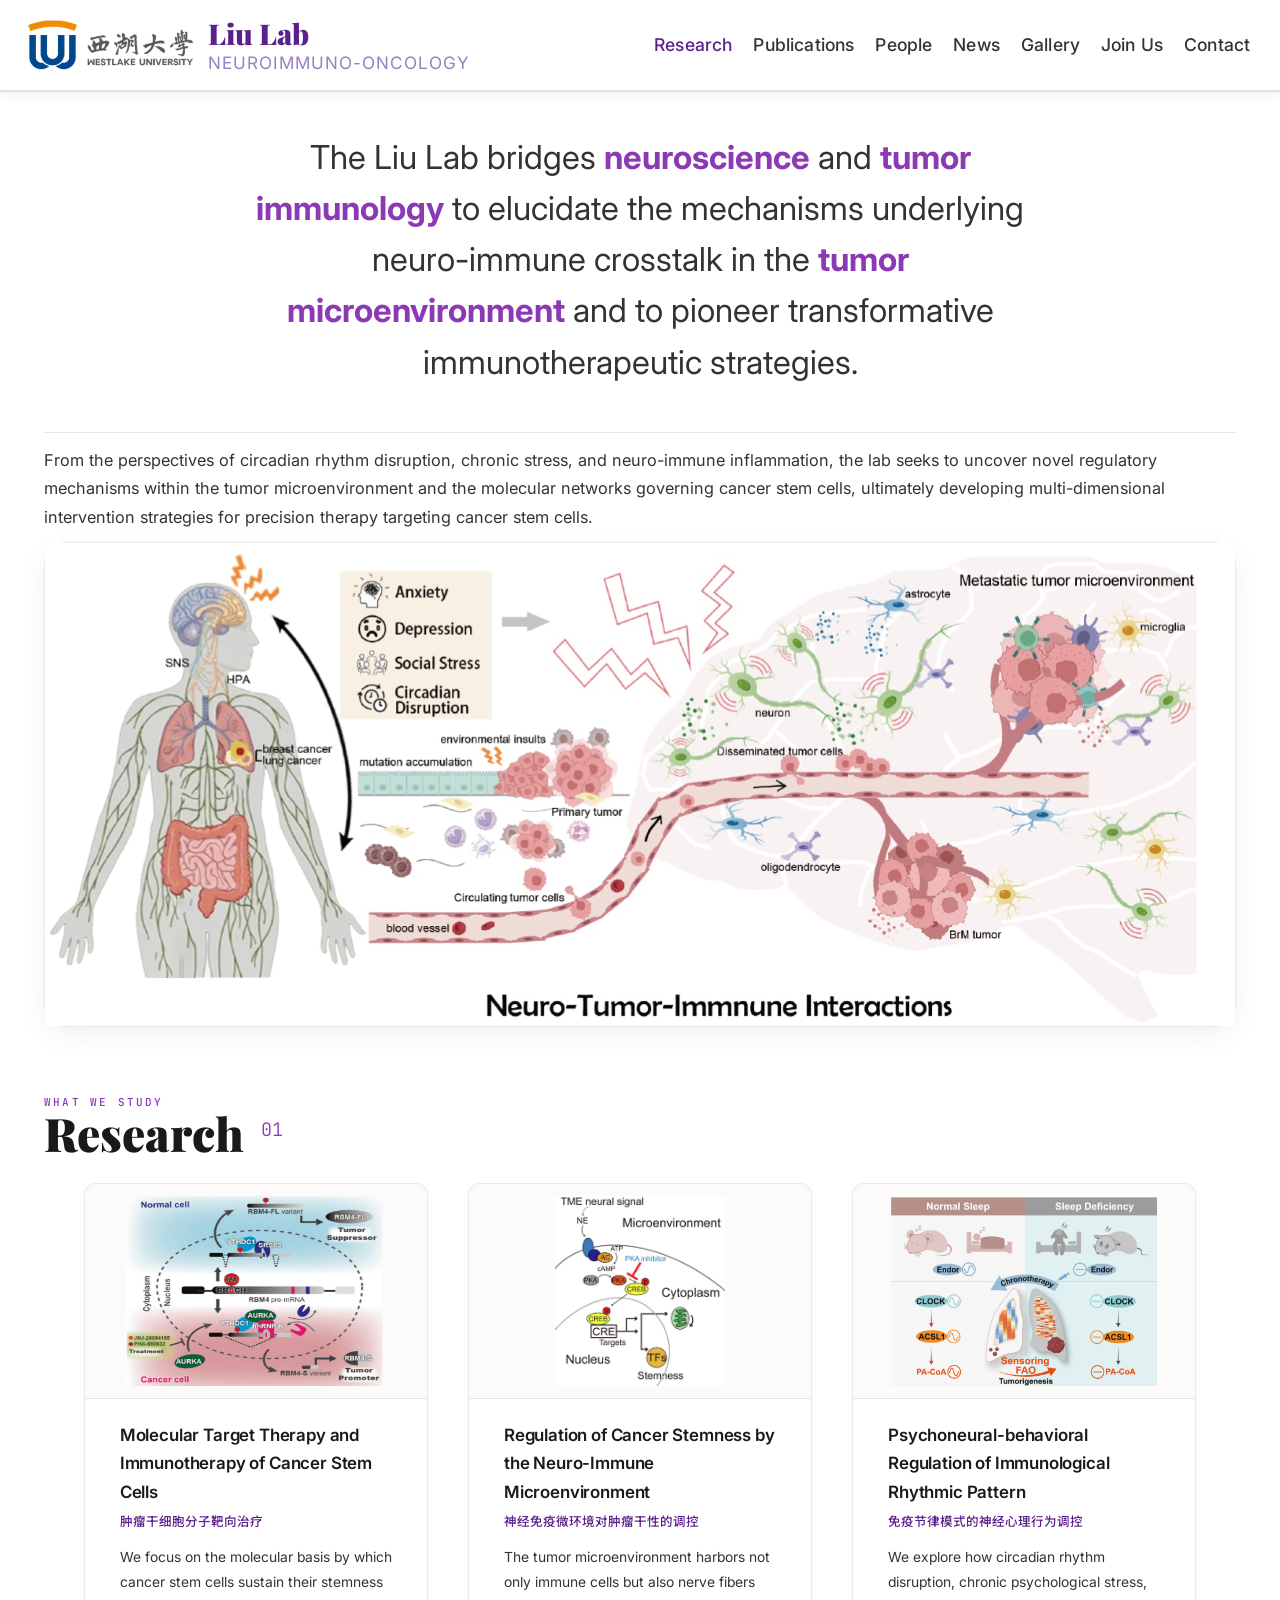
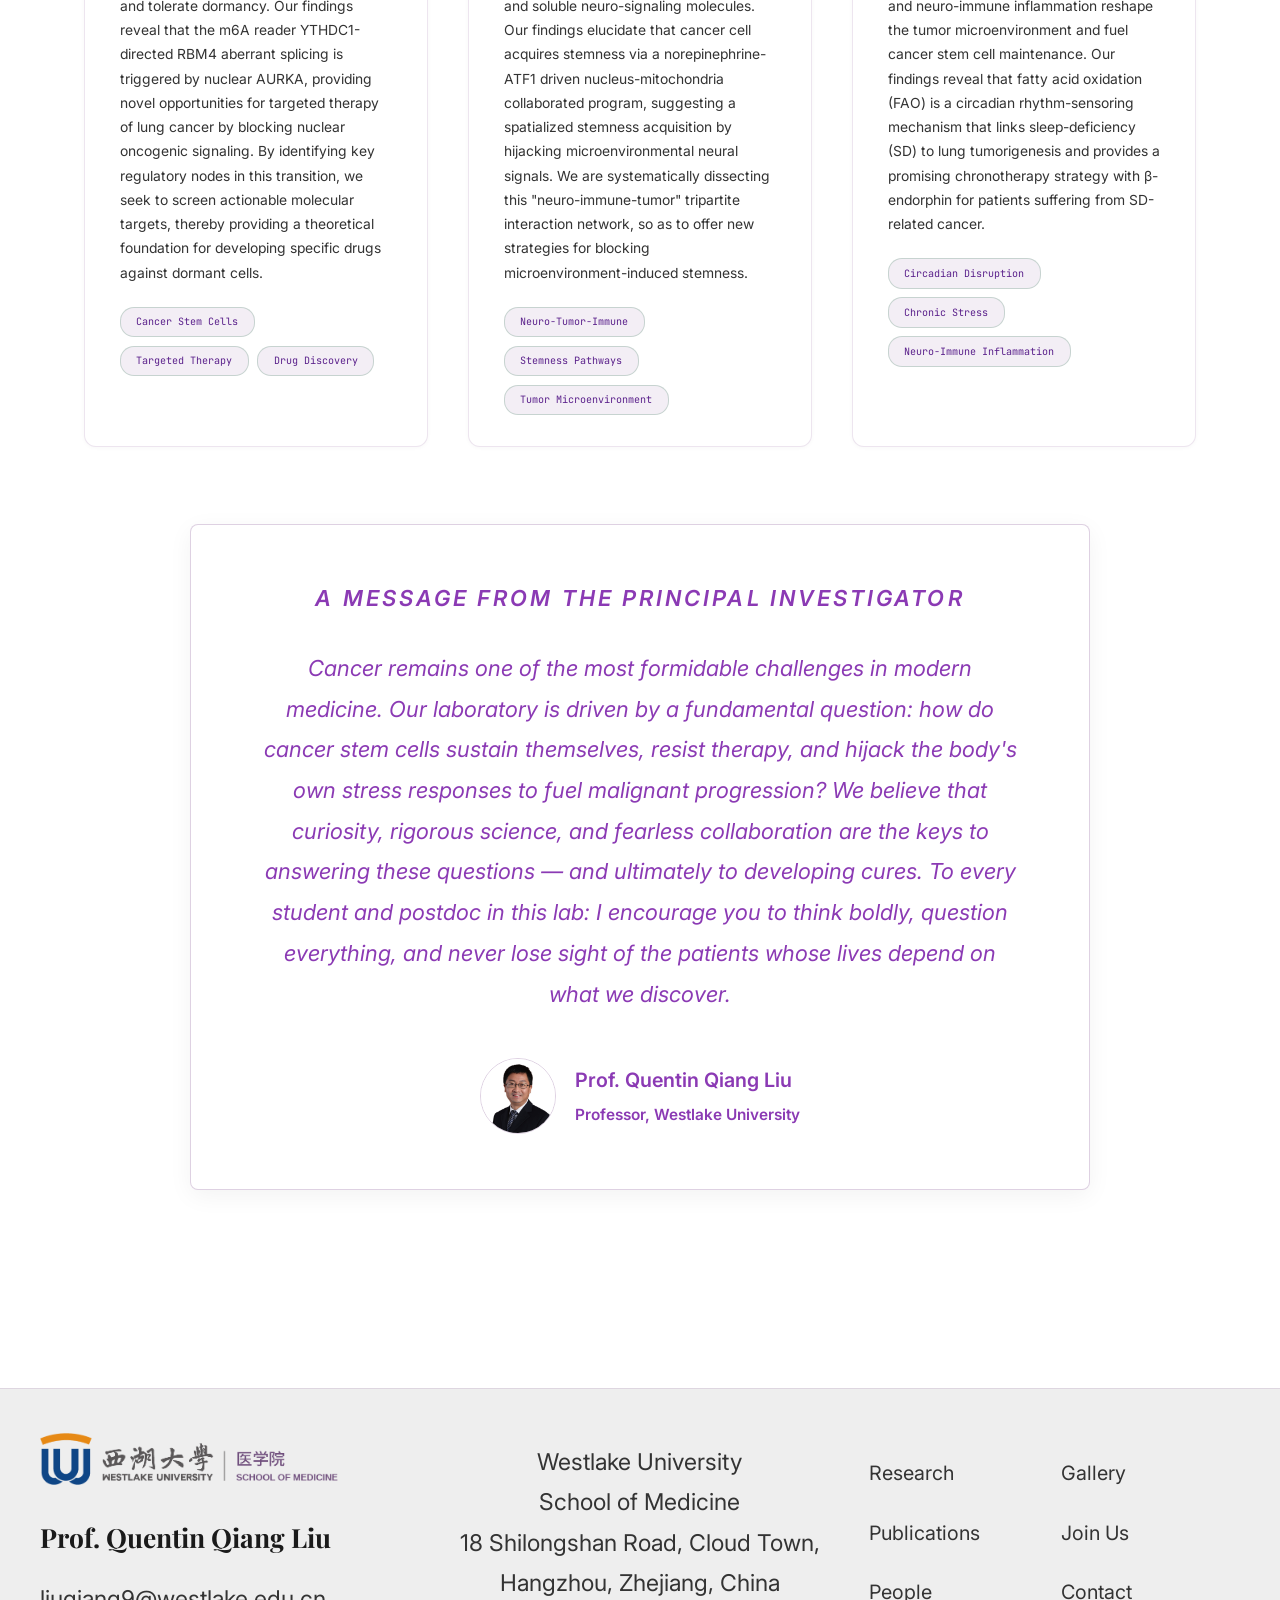
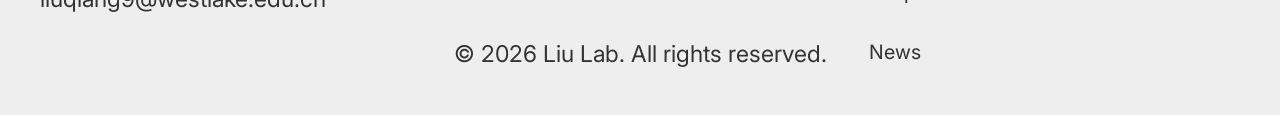
<file: research.html>
<!DOCTYPE html>
<html lang="en">
<head>
  <meta charset="UTF-8" />
  <meta name="viewport" content="width=device-width, initial-scale=1.0" />
  <meta name="description" content="The Liu Lab at Westlake University — Decoding neuro-immune crosstalk in the tumor microenvironment to pioneer next-generation cancer immunotherapies." />
  <title>Research — Liu Lab</title>
  <link rel="icon" href="pictures/icon.png" type="pictures/png">
  <link rel="preconnect" href="https://fonts.googleapis.com" />
  <link rel="preconnect" href="https://fonts.gstatic.com" crossorigin />
  <link href="https://fonts.googleapis.com/css2?family=Inter:wght@300;400;500;600;700&family=Playfair+Display:ital,wght@0,400;0,700;0,900;1,400&family=JetBrains+Mono:wght@400;500;700&family=Noto+Sans+SC:wght@300;400;500;700&display=swap" rel="stylesheet" />
  <link rel="stylesheet" href="styles.css" />
</head>
<body>
  <header class="global-header" id="header">
    <div class="header-inner">
      <div class="header-logo">
          <img src="pictures/westlakeLOGO.png" alt="Westlake University" class="header-logo-img" />
        <a href="research.html">
          <span class="logo-main">Liu Lab</span>
          <span class="logo-sub">NEUROIMMUNO-ONCOLOGY</span>
        </a>
      </div>
	  <!-- 汉堡按钮 -->
  <button class="menu-btn">☰</button>
      <nav class="horiz-nav" id="horizNav">
        <a href="research.html" class="active">Research</a>
        <a href="publications.html">Publications</a>
        <a href="people.html">People</a>
        <a href="news.html">News</a>
        <a href="gallery.html">Gallery</a>
        <a href="join.html">Join Us</a>
        <a href="contact.html">Contact</a>
      </nav>
    </div>
  </header>

  <!-- PAGE VIEW: Research (default — includes Hero)                -->
  <!-- ============================================================ -->
  <section class="page-view active" id="page-research">
    <div class="container">
	
      <!-- Research Hero: mission statement + PI photo -->
      <div class="research-hero">
        <div class="hero-text">
          <p>
            The Liu Lab bridges
            <span class="accent">neuroscience</span>
            and 
            <span class="accent">tumor immunology</span>
            to elucidate the mechanisms underlying neuro-immune crosstalk
            in the <span class="accent">tumor microenvironment</span>
            and to pioneer transformative immunotherapeutic strategies.
          </p>
		 
        </div>
        
      </div>

      <p style="max-width: 100%; color: var(--color-text-secondary); margin-bottom: 0.5rem;">
			From the perspectives of circadian rhythm disruption, chronic stress, and neuro-immune inflammation, 
			the lab seeks to uncover novel regulatory mechanisms within the tumor microenvironment and 
			the molecular networks governing cancer stem cells, ultimately developing multi-dimensional intervention
			strategies for precision therapy targeting cancer stem cells.
      </p>
      <div class="research-banner">
	  
        <img src="pictures/research.jpg" alt="Liu Lab research overview" />
      </div>

      <p class="section-label">What We Study</p>
      <h2>Research <span class="section-number">01</span></h2>
      <div class="research-grid">
        <!-- Direction 1 -->
        <div class="research-card fade-in">
          <div class="card-image">
            <img src="pictures/Molecular_Targeted.svg" alt="Molecular Targeted Therapy of Tumor Stem Cells" />
          </div>
          <h4>Molecular Target Therapy and Immunotherapy of Cancer Stem Cells</h4>
          <p class="card-subtitle">肿瘤干细胞分子靶向治疗</p>
          <p>
            We focus on the molecular basis by which cancer stem cells sustain 
			their stemness and tolerate dormancy. 
			Our findings reveal that the m6A reader YTHDC1-directed RBM4 aberrant splicing is triggered by nuclear AURKA, providing novel opportunities for 
			targeted therapy of lung cancer by blocking nuclear oncogenic signaling. By identifying key regulatory nodes in this transition, 
			we seek to screen actionable molecular targets, thereby providing a theoretical foundation for developing specific drugs against dormant cells.
          </p>
          <div class="card-tags">
            <span class="tag">Cancer Stem Cells</span>
            <span class="tag">Targeted Therapy</span>
            <span class="tag">Drug Discovery</span>
          </div>
        </div>

        <!-- Direction 2 -->
        <div class="research-card fade-in">
          <div class="card-image">
            <img src="pictures/Neuro_Immune.png" alt="Neuro-Immune Regulation of Tumor Stemness" />
          </div>
          <h4>Regulation of Cancer Stemness by the Neuro-Immune Microenvironment</h4>
          <p class="card-subtitle">神经免疫微环境对肿瘤干性的调控</p>
          <p>
           The tumor microenvironment harbors not only immune cells but also nerve fibers and soluble neuro-signaling molecules.
		   Our findings elucidate that cancer cell acquires stemness via a norepinephrine-ATF1 driven nucleus-mitochondria collaborated program, suggesting a spatialized stemness 
		   acquisition by hijacking microenvironmental neural signals. We are systematically dissecting this "neuro-immune-tumor" tripartite interaction network, 
		   so as to offer new strategies for blocking microenvironment-induced stemness.
          </p>
          <div class="card-tags">
            <span class="tag">Neuro-Tumor-Immune</span>
            <span class="tag">Stemness Pathways</span>
            <span class="tag">Tumor Microenvironment</span>
          </div>
        </div>

        <!-- Direction 3 -->
        <div class="research-card fade-in">
          <div class="card-image">
            <img src="pictures/Mind_Body.png" alt="Mind-Body Behavior and Biological Rhythms in Cancer" />
          </div>
          <h4>Psychoneural-behavioral Regulation of Immunological Rhythmic Pattern</h4>
          <p class="card-subtitle">免疫节律模式的神经心理行为调控</p>
          <p>
            We explore how circadian rhythm disruption, chronic psychological stress,
            and neuro-immune inflammation reshape the tumor microenvironment and fuel
            cancer stem cell maintenance. Our findings reveal that fatty acid oxidation (FAO) is a circadian rhythm-sensoring mechanism that links sleep-deficiency (SD) to lung tumorigenesis and provides a promising chronotherapy 
			strategy with β-endorphin for patients suffering from SD-related cancer.
          </p>
          <div class="card-tags">
            <span class="tag">Circadian Disruption</span>
            <span class="tag">Chronic Stress</span>
            <span class="tag">Neuro-Immune Inflammation</span>
          </div>
        </div>
      </div>

      <!-- Principal Investigator's Message -->
      <div class="pi-message">
        <div class="pi-message-header">A Message from the Principal Investigator</div>
        <p class="message-text">
          Cancer remains one of the most formidable challenges in modern medicine. Our laboratory
          is driven by a fundamental question: how do cancer stem cells sustain themselves, resist
          therapy, and hijack the body's own stress responses to fuel malignant progression? We
          believe that curiosity, rigorous science, and fearless collaboration are the keys to
          answering these questions — and ultimately to developing cures. To every student and
          postdoc in this lab: I encourage you to think boldly, question everything, and never lose
          sight of the patients whose lives depend on what we discover.
        </p>
        <div class="pi-signature">
          <img src="pictures/PI_photo2.jpg" alt="Prof. Quentin Liu" class="pi-signature-photo" />
          <div class="pi-signature-text">
            <span class="pi-info">Prof. Quentin Qiang Liu</span>
            <span class="pi-title">Professor, Westlake University</span>
          </div>
        </div>
      </div>
    </div>
  </section>

  <!-- ============================================================ -->
  <footer class="site-footer">
  <div class="footer-container">
    <!-- 第一列：西湖大学图标 + LIU LAB -->
    <div class="footer-col footer-col-brand">
      <img src="pictures/Medicine_Logo.png" alt="Westlake University" class="footer-logo">
      <p class="lab-name">Prof. Quentin Qiang Liu</p>
	  <p>liuqiang9@westlake.edu.cn</p>
    </div>

    <!-- 第二列：居中，地址、邮箱 -->
    <div class="footer-col footer-col-info">
      <p>Westlake University<br>
      School of Medicine<br>
      18 Shilongshan Road, Cloud Town, Hangzhou, Zhejiang, China</p>
    </div>

	<!-- 第三大列：内部再分2列导航 -->
    <div class="footer-col footer-col-nav">
      <div class="nav-two-col">
        <ul class="footer-nav-list">
          <li><a href="research.html">Research</a></li>
		<li><a href="publications.html">Publications</a></li>
        <li><a href="people.html">People</a></li>
        <li><a href="news.html">News</a></li>
        </ul>
        <ul class="footer-nav-list">
         <li><a href="gallery.html">Gallery</a></li>
        <li><a href="join.html">Join Us</a></li>
        <li><a href="contact.html">Contact</a></li>
        </ul>
      </div>
    </div>
  </div>
  <!-- 版权文字 -->
  <div class="footer-copyright">
    <p>© 2026 Liu Lab. All rights reserved.</p>
  </div>
</footer>
  <button class="back-to-top" id="backToTop" aria-label="Back to top">↑</button>
  <script>
    const header = document.getElementById('header');
    const backToTop = document.getElementById('backToTop');
    window.addEventListener('scroll', () => {
      header.classList.toggle('scrolled', window.scrollY > 30);
      backToTop.classList.toggle('visible', window.scrollY > 600);
    });
    backToTop.addEventListener('click', () => { window.scrollTo({ top: 0, behavior: 'smooth' }); });
    const observer = new IntersectionObserver((entries) => {
      entries.forEach(entry => { if (entry.isIntersecting) { entry.target.classList.add('visible'); observer.unobserve(entry.target); } });
    }, { rootMargin: '0px 0px -60px 0px', threshold: 0.1 });
    setTimeout(() => { document.querySelectorAll('.fade-in:not(.visible)').forEach(el => observer.observe(el)); }, 100);
    const mapEl = document.getElementById('map');
    if (mapEl) {
      mapEl.innerHTML = '<div style="width:100%;height:100%;background:var(--color-bg-secondary);display:flex;flex-direction:column;align-items:center;justify-content:center;text-align:center;padding:2rem;font-family:var(--font-mono);font-size:0.8rem;color:var(--color-text-muted);border-radius:8px;"><div style="font-size:2.5rem;margin-bottom:0.8rem;">📍</div><p style="margin:0.2rem 0;color:var(--color-text-primary);"><strong>Westlake University</strong></p><p style="margin:0.2rem 0;">Yungu Campus</p><p style="margin:0.2rem 0;">18 Shilongshan Street, Xihu District</p><p style="margin:0.2rem 0;">Hangzhou, Zhejiang 310024, China</p><a href="https://www.openstreetmap.org/?mlat=30.3191&mlon=120.0913#map=15/30.3191/120.0913" style="color:var(--color-highlight1);margin-top:0.8rem;font-size:0.75rem;text-decoration:underline;opacity:1;" target="_blank">Open in OpenStreetMap →</a></div>';
    }
	// 等页面DOM加载完成再执行，防止找不到元素
document.addEventListener('DOMContentLoaded', function(){
  const menuBtn = document.querySelector('.menu-btn');
  const nav = document.querySelector('#horizNav');
  const bodyEl = document.body;

  if(menuBtn && nav){
    menuBtn.addEventListener('click', () => {
      nav.classList.toggle('active');
      const isOpen = nav.classList.contains('active');
      if(isOpen){
        const headerHeight = document.getElementById('header').offsetHeight;
        bodyEl.style.paddingTop = headerHeight + 'px';
      }else{
        bodyEl.style.paddingTop = "";
      }
    });

    window.addEventListener('resize',()=>{
      nav.classList.remove('active');
      bodyEl.style.paddingTop = "";
    })
  }
})//
  </script>
</body>
</html>
</file>
<file: styles.css>
/* ===== CSS Variables — Paper Theme ===== */
    :root {
      --color-text-primary: #1a1a1a;
      --color-text-secondary: #333333;
      --color-text-muted: #9a7ec4;
      --color-highlight1: #5a208b;
      --color-highlight2: #b5343e;
      --color-highlight3: #8b3ab4;
      --color-bg-primary: #ffffff;
      --color-bg-secondary: #ffffff;
      --color-bg-card: #ffffff;
      --color-border: rgba(107,45,122,0.12);
      --color-border-strong: rgba(107,45,122,0.22);
      --color-tag-bg-1: rgba(107,45,122,0.08);
      --color-tag-bg-2: rgba(139,58,180,0.08);
      --color-tag-bg-3: rgba(181,52,62,0.08);
      --font-display: 'Playfair Display', 'Noto Sans SC', Georgia, serif;
      --font-sans: 'Inter', 'Noto Sans SC', Arial, Helvetica, sans-serif;
      --font-mono: 'JetBrains Mono', 'Noto Sans SC', 'Courier New', monospace;
    }

    *, *::before, *::after { box-sizing: border-box; margin: 0; padding: 0; }

    html { scroll-behavior: smooth; font-size: 137.5%; }
    @media only screen and (min-width: 1600px) { html { font-size: 162.5%; } }
    @media only screen and (max-width: 800px) { html { font-size: 112.5%; } }

    body {
      background-color: var(--color-bg-primary);
      /* Subtle paper texture — very fine grain via SVG noise */
      background-image: url("data:image/svg+xml,%3Csvg width='200' height='200' xmlns='http://www.w3.org/2000/svg'%3E%3Cfilter id='n'%3E%3CfeTurbulence type='fractalNoise' baseFrequency='0.8' numOctaves='4' stitchTiles='stitch'/%3E%3C/filter%3E%3Crect width='100%25' height='100%25' filter='url(%23n)' opacity='0.03'/%3E%3C/svg%3E");
      background-attachment: fixed;
      color: var(--color-text-primary);
      font-family: var(--font-sans);
      -webkit-font-smoothing: antialiased;
      -moz-osx-font-smoothing: grayscale;
      line-height: 1.7;
      overflow-x: auto; /* 内容超出才出现横轴，不溢出时不显示滚动条 */
    }
    /* Subtle paper fiber texture overlay */
    body::before {
      content: '';
      position: fixed;
      top: 0; left: 0; width: 100%; height: 100%;
      pointer-events: none;
      z-index: 0;
      background:
        repeating-linear-gradient(0deg, transparent, transparent 2px, rgba(0,0,0,0.003) 2px, rgba(0,0,0,0.003) 4px),
        repeating-linear-gradient(90deg, transparent, transparent 3px, rgba(0,0,0,0.002) 3px, rgba(0,0,0,0.002) 6px);
    }

    /* ===== Typography ===== */
    h1 {
      font-family: var(--font-display);
      font-weight: 900;
      font-size: 4.5rem;
      line-height: 1.15em;
      -webkit-font-smoothing: antialiased;
      margin: 1rem 0 1.2rem;
      color: var(--color-text-primary);
    }

    h2 {
      font-family: var(--font-display);
      font-weight: 900;
      font-size: 3rem;
      line-height: 1.2em;
      -webkit-font-smoothing: antialiased;
      margin: 0 0 0.1rem;
      color: var(--color-text-primary);
    }

    h3 {
      font-family: var(--font-sans);
      font-weight: 600;
      letter-spacing: -0.01em;
      font-size: 1.5rem;
      line-height: 1.3em;
      margin: 2rem 0 0.55rem;
      color: var(--color-text-primary);
    }

    h4 {
      font-family: var(--font-sans);
      font-weight: 600;
      letter-spacing: -0.01em;
      font-size: 1.3rem;
      margin: 0.5rem 0;
      color: var(--color-text-primary);
    }

    p, li {
      font-family: var(--font-sans);
      font-weight: 400;
      font-size: 1.05rem;
      line-height: 1.75em;
      margin: 0.8em 0;
      color: var(--color-text-secondary);
    }
    @media only screen and (min-width: 1600px) { p, li { font-size: 1rem; } }

    strong { color: var(--color-highlight3); font-weight: 600; }

    a {
      text-decoration: none;
      color: var(--color-text-primary);
      transition: opacity 0.2s ease, color 0.2s ease;
    }
    a:hover { opacity: 0.65; }

    .text-link {
      color: var(--color-highlight1);
      border-bottom: 1.5px solid var(--color-highlight1);
      transition: opacity 0.2s ease, border-color 0.2s ease;
    }
    .text-link:hover { opacity: 0.7; border-color: rgba(26,107,60,0.4); }

    /* ===== Container ===== */
    .container {
      width: 100%;
      margin: 0 auto;
      padding: 1rem 2rem;
    }
    @media only screen and (max-width: 800px) {
      .container { padding: 0 1.2rem; }
    }

    /* ===== Header ===== */
    .global-header {
      position: fixed;
      top: 0; left: 0;
      width: 100%;
      z-index: 1000;
      padding: 0.4rem 0;
      background: #ffffff;
      box-shadow: 0 2px 12px rgba(0,0,0,0.07);
      border-bottom: 2px solid rgba(0,0,0,0.12);
      transition: box-shadow 0.3s ease;
	  max-height: 100px;
    }
    .header-inner {
      display: flex;
      justify-content: space-between;
      align-items: center;
      width: 100%;
      margin: 0 auto;
      padding: 0 1rem;
      flex-wrap: nowrap;
      gap: 0.2rem;
	max-height: 100px;
    }
    .header-logo {
      display: flex;
      align-items: center;
      gap: 0.25rem;
      line-height: 1.15;
      flex-shrink: 0;
    }
    .header-logo a {
      display: flex;
      flex-direction: column;
      gap: 0.15em;
      text-decoration: none;
      color: var(--color-text-primary);
    }
    .header-logo-img {
      height: 72px;
      width: auto;
      flex-shrink: 0;
    }
    .header-logo .logo-main {
      font-family: var(--font-display);
      font-weight: 900;
      font-size: 1.3rem;
      color: var(--color-highlight1);
      white-space: nowrap;
    }
    .header-logo .logo-sub {
      font-family: var(--font-sans);
      font-weight: 400;
      font-size: 0.78rem;
      letter-spacing: 0.06em;
      color: var(--color-text-muted);
      white-space: nowrap;
    }

    /* ===== Horizontal Navigation (always visible, no hamburger) ===== */
    .horiz-nav {
      display: flex;
      gap: 0.25rem;
      align-items: center;
      flex-wrap: wrap;
    }
    .horiz-nav a {
      font-family: var(--font-sans);
      font-size: 0.8rem;
      font-weight: 500;
      letter-spacing: 0.01em;
      color: var(--color-text-secondary);
      padding: 0.2rem 0.35rem;
      border-radius: 6px;
      transition: background 0.2s ease, color 0.2s ease;
      white-space: nowrap;
    }
    .horiz-nav a:hover,
    .horiz-nav a.active {
      background: var(--color-bg-secondary);
      color: var(--color-highlight1);
      opacity: 1;
    }
	/* 汉堡按钮，大屏默认隐藏 */
.menu-btn {
  display: none;
  border: none;
  background: transparent;
  font-size: 1.5rem;
  cursor: pointer;
  padding: 0.05rem;
  margin-left: 0.1rem; /* 向左挪一点点 */
}
 h2 .section-number {
      font-family: var(--font-mono);
      font-size: 0.7rem;
      font-weight: 300;
      color: var(--color-highlight3);
      vertical-align: super;
      margin-left: 0.3rem;
    }
/* ===== Section Label ===== */
    .section-label {
      font-family: var(--font-mono);
      font-size: 0.72rem;
      font-weight: 500;
      text-transform: uppercase;
      letter-spacing: 0.2em;
      color: var(--color-highlight3);
      margin-bottom: -0.5rem;
	  margin-top: 0.3rem;
    }
    @media only screen and (max-width: 750px) {
	.container {
      padding-top: 28px;/* 和上面global-header min-height数值保持一致！ */
    }
	.section-label {
      font-family: var(--font-mono);
      font-size: 0.5rem;
      font-weight: 400;
      text-transform: uppercase;
      letter-spacing: 0.2em;
      color: var(--color-highlight3);
      margin-bottom: -0.5rem;
	  margin-top: 1rem;
    }
	h2 {
      font-weight: 600;
      font-size: 1.5rem;
      line-height: 1.2em;
    }
	p {
      font-size: 0.84rem;

    }
    h2 .section-number {
      font-size: 0.7rem;
      font-weight: 300;
    }
		/* 全局header手机端调整 */
  .global-header {
	  display: flex; /* 关键！让logo垂直居中 */
    max-height: unset; /* 取消固定最大高度！展开菜单时需要自动增高 */
	min-height: 65px;
	padding: 0rem 0.8rem;
	gap: 0.1rem;
	align-items: center; /* ✅ 垂直居中logo、汉堡按钮 */
  }
	.header-logo {
	display: flex;
    align-items: center; /* logo容器内部垂直居中图片 */
    flex: 1 1 auto;
    min-width: 0;
    gap: 0.1rem;
	/* 保证logo容器占满父容器高度 */
    height: 100%;
  }
  .header-logo-img {
	display: block;
    height: 44px; /* 手机logo缩小，从48→32px，按需调28~36 */
	width: auto;
    flex-shrink: 0;
  }
  .header-logo img {
    display:block;
    max-height: 45px; /* 限制logo图片高度，防止图片太高撑破居中 */
    width:auto;
  }
  .header-logo .logo-main {
    font-size: 0.8rem;
  }
  .header-logo .logo-sub { /* 空格很关键 */
    font-size: 0.2rem; /* 副标题 NEUROIMMUNO-ONCOLOGY 缩小 */
  }
  .menu-btn {
	  flex-shrink: 0;
    display: block; /* block关键！禁止按钮被压缩，保证按钮一直可见 */ /* 手机显示汉堡按钮 */
	min-width: 44px;
  }
  .horiz-nav {
    display: none; /* 默认隐藏导航链接 */
    flex-direction: column;
    width: 100%;
    margin-top: 0rem;
    gap:0.1rem;
	background: #fff;/* ✅ 白色背景，盖住下方网页内容，解决重叠 */
  }
  /* 给导航加一个active类，点击后展开 */
  .horiz-nav.active {
    display: flex;
  }
  .header-inner {
    flex-wrap: wrap;
	display: flex;
    justify-content: space-between;
    align-items: center !important;
	max-height: unset;
    padding: 0rem 0.1rem;
    gap: 0.1rem;
  }
}

    /* ===== Page Views (content area) ===== */
    .page-view {
      display: block;
      padding: 4rem 0;
      position: relative;
      z-index: 1;
    }
    .page-view:nth-child(even) {
      background: var(--color-bg-secondary);
    }
    /* First page-view (research) needs extra top space for fixed header */
    #page-research {
      padding-top: 5rem;###间距
      font-size: 0.7rem;
    }
    #page-research h2 { font-size: 2.1rem; }
    #page-research h3 { font-size: 1.2rem; }
    #page-research .section-label { font-size: 0.5rem; }
    #page-research .section-number { font-size: 0.84rem; }
    #page-research .research-card h4 { font-size: 0.77rem; }
    #page-research .research-card .card-subtitle { font-size: 0.57rem; }
    #page-research .research-card p { font-size: 0.63rem; }
    #page-research .research-card .tag { font-size: 0.46rem; }
    #page-research p { font-size: 0.74rem; }
    #page-research .hero-text { font-size: 1.5rem; line-height: 1.55; }
    #page-research .hero-text p { font-size: 1.5rem; line-height: 1.55; }
    #page-research .hero-text .maxi { font-size: 1.2em; }

    #page-publications {
      font-size: 0.7rem;
    }
    #page-publications h2 { font-size: 2.1rem; }
    #page-publications .section-label { font-size: 0.5rem; }
    #page-publications .section-number { font-size: 0.84rem; }
    #page-publications .pub-authors { font-size: 0.6rem; }
    #page-publications .pub-title { font-size: 0.74rem; }
    #page-publications .pub-journal { font-size: 0.56rem; }

    /* ===== Research Hero (inside research page) ===== */
    .research-hero {
      display: flex;
      flex-direction: column;
      align-items: center;
      text-align: center;
      gap: 1rem;
      margin-bottom: 0.4rem;
      padding-bottom: 0.8rem;
      border-bottom: 1px solid var(--color-border);
    }
    @media only screen and (max-width: 900px) {
      .research-hero { gap: 1.25rem; }
	  .page-view {
      padding: 2rem 0;
    }
	#page-research {
    padding-top: 3rem; /* 手机改成2rem，按需在1.5~2.5rem微调 */
  }
    }
    .hero-text {
      font-family: var(--font-sans);
      font-size: 1.5rem;
      font-weight: 400;
      line-height: 1.55;
      color: var(--color-text-secondary);
      text-align: center;
      max-width: 820px;
	  
    }
    .hero-text p {
      margin-top: 0;
      margin-left: auto;
      margin-right: auto;
    }
    .hero-text .maxi {
      font-family: var(--font-display);
      font-weight: 900;
      font-size: 3em;
      color: var(--color-highlight1);
      display: inline;
    }
    .hero-text .mono {
      font-family: var(--font-mono);
      font-weight: 700;
      color: var(--color-highlight3);
    }
    .hero-text .accent {
      color: var(--color-highlight3);
      font-weight: 700;
	  
    }

    /* Hero PI Photo */
    .hero-visual { position: relative; }
    .hero-photo {
      width: 100%;
      max-width: 80px;
      border-radius: 1px;
      overflow: hidden;
      border: 1px solid var(--color-border);
      box-shadow: 0 4px 24px rgba(0,0,0,0.06);
      aspect-ratio: 4/5;
      background: var(--color-bg-secondary);
      display: flex;
      align-items: center;
      justify-content: center;
      font-size: 5rem;
      margin: 0 auto;
	  border-radius: 50%;
    }
    .hero-photo img {
      width: 100%;
      height: 100%;
      object-fit: cover;
	  
    }

    /* ===== Research Banner (below hero) ===== */
    .research-banner {
      width: 100%;
      max-width: 1400px;
      margin: 0 auto 3rem;
      border-radius: 22px;
      align-items: center;
      border: 1px solid var(--color-border);
      box-shadow: 0 8px 28px rgba(0, 0, 0, 0.06);
      background: var(--color-bg-secondary);
    }
    .research-banner img {
      width: 100%;
      height: auto;
      display: block;
	  align-items: center;
      object-fit: contain;
    }

   

    /* ===== Hero divider ===== */
    .hero-divider {
      border: none;
      height: 1px;
      background: var(--color-border);
      margin: 0;
    }

    /* ===== Research Cards ===== */
    .research-grid {
      display: grid;
      grid-template-columns: repeat(auto-fit, minmax(330px, 1fr));
      gap: 1.8rem;
      margin-top: 1rem;
	  /* 新增下面两行 */
  padding: 0 1.8rem;
  box-sizing: border-box;
  justify-content: center; /*整行卡片居中摆放*/
    }
    .research-card {
      background: var(--color-bg-card);
      border: 1px solid var(--color-border);
      border-radius: 12px;
      padding: 0;
      transition: transform 0.25s ease, box-shadow 0.25s ease, border-color 0.25s ease;
      position: relative;
      overflow: hidden;
      box-shadow: 0 1px 4px rgba(0,0,0,0.03);
      display: flex;
      flex-direction: column;
    }
    .research-card:hover {
      transform: translateY(-3px);
      box-shadow: 0 6px 24px rgba(0,0,0,0.06);
      border-color: var(--color-border-strong);
    }
    .research-card .card-image {
      width: 100%;
      aspect-ratio: 8/5;
      overflow: hidden;
      border-bottom: 1px solid var(--color-border);
      background: #fdfbf9;
      display: flex;
      align-items: flex-start;
      justify-content: center;
      padding: 12px; 
    }
    .research-card .card-image img {
      width: 100%;
      height: 100%;
      object-fit: contain;
      display: block;
    }

    .research-card h4 {
      font-family: var(--font-sans);
      font-weight: 600;
      font-size: 1.1rem;
      margin: 0;
      padding: 1.0rem 1.6rem 0;
      color: var(--color-text-primary);
    }
    .research-card .card-subtitle {
      font-family: 'Noto Sans SC', 'Inter', sans-serif;
      font-size: 0.82rem;
      color: var(--color-highlight1);
      margin: 0.15rem 0 0;
      padding: 0 1.6rem;
      font-weight: 500;
    }
    .research-card p {
      font-size: 0.9rem;
      color: var(--color-text-secondary);
      margin: 0.6rem 0 0;
      padding: 0 1.6rem;
      
    }
    .research-card .card-tags {
      display: flex;
      flex-wrap: wrap;
      gap: 0.4rem;
      padding: 1rem 1.6rem 1.4rem;
    }
    .research-card .tag {
      font-family: var(--font-mono);
      font-size: 0.65rem;
      padding: 0.25rem 0.7rem;
      border-radius: 14px;
      background: var(--color-tag-bg-1);
      border: 1px solid rgba(26,107,60,0.2);
      color: var(--color-highlight1);
    }

    /* ===== Principal Investigator's Message ===== */
    .pi-message {
      margin: 3.5rem auto 1rem;
      max-width: 900px;
      padding: 2.5rem 3rem 2.5rem;
      text-align: center;
      background: #ffffff;
      border: 1px solid var(--color-border-strong);
      border-radius: 8px;
      box-shadow: 0 6px 24px rgba(0, 0, 0, 0.05);
    }
    .pi-message-header {
      font-family: var(--font-sans);
      font-style: italic;
      font-weight: 600;
      font-size: 1rem;
      letter-spacing: 0.14em;
      text-transform: uppercase;
      color: var(--color-highlight3);
      margin-bottom: 1.4rem;
    }
    #page-research .pi-message .message-text {
      font-family: var(--font-sans);
      font-style: italic;
      font-weight: 400;
      font-size: 1rem;
      line-height: 1.85;
      color: var(--color-highlight3);
      max-width: 760px;
      margin: 0 auto 2rem;
    }
	@media only screen and (max-width: 750px) {
		
		.pi-message {
    padding: 2rem 1.2rem;
  }
		.pi-message-header {
      font-family: var(--font-sans);
      font-style: italic;
      font-weight: 400;
      font-size: 1rem;
      letter-spacing: 0.14em;
      text-transform: uppercase;
      color: var(--color-highlight3);
      margin-bottom: 1.2rem;
    }
  #page-research .pi-message .message-text {
    font-family: var(--font-sans);
      font-style: italic;
      font-weight: 300;
      font-size: 0.8rem;
      line-height: 1.5;
      color: var(--color-highlight3);
      max-width: 760px;
      margin: 0 auto 1rem;
  }
}
    .pi-signature {
      display: flex;
      align-items: center;
      justify-content: center;
      gap: 0.9rem;
    }
    .pi-signature-photo {
      width: 76px;
      height: 76px;
      border-radius: 8px;
      object-fit: cover;
      border: 1px solid var(--color-border-strong);
      flex-shrink: 0;
	  border-radius: 50%;
	  object-position: 50% 0%; /* 水平居中，垂直贴图片顶部！重点 */
    }
    .pi-signature-text {
      display: flex;
      flex-direction: column;
      align-items: flex-start;
      text-align: left;
      gap: 0.2rem;
    }
    .pi-info {
      font-family: var(--font-sans);
      font-weight: 600;
	  color: var(--color-highlight3);
      font-size: 0.9rem;
    
    }
    .pi-title {
      font-family: var(--font-sans);
	  font-weight: 600;
	  color: var(--color-highlight3);
      font-size: 0.7rem;
      
    }

    /* ===== Publications ===== */
	#page-publications .section-label {
     margin-top: 0.3rem;
	}
	#page-publications .section-label {
     font-size: inherit;
	}
	@media only screen and (max-width: 700px) {
		#page-publications .section-label {
     margin-top: 1rem;
	}
	#page-publications .section-label {
     font-size: inherit;
	}
		
	}
    .pub-list {
      list-style: none;
      padding: 0;
      margin-top: 1rem;
    }
    .pub-item {
      background: var(--color-bg-card);
      border-radius: 8px;
      padding: 0.8rem 1.6rem;
      margin-bottom: 0.6rem;
      border-left: 3px solid var(--color-highlight3);
      transition: border-color 0.25s ease, transform 0.25s ease, box-shadow 0.25s ease;
      box-shadow: 0 1px 3px rgba(0,0,0,0.02);
    }
    .pub-item:hover {
      border-left-color: var(--color-highlight1);
      transform: translateX(3px);
      box-shadow: 0 2px 8px rgba(0,0,0,0.05);
    }
    .pub-item .pub-authors {
      font-size: 0.85rem;
      color: var(--color-text-secondary);
    }
    .pub-item .pub-authors strong {
      color: var(--color-highlight1);
      font-weight: 600;
    }
    .pub-item .pub-title {
      font-family: var(--font-sans);
      font-weight: 600;
      font-size: 1.05rem;
      margin: 0.5rem 0 0.3rem;
      color: var(--color-text-primary);
    }
    .pub-item .pub-journal {
      font-family: var(--font-mono);
      font-size: 0.8rem;
      color: var(--color-highlight3);
      font-weight: 500;
    }

    /* ===== People ===== */
    .people-grid {
      display: grid;
      grid-template-columns: repeat(auto-fit, minmax(200px, 1fr));
      gap: 1rem;
      margin-top: 1rem;
    }
    .person-card {
      text-align: center;
      padding: 1rem;
      background: var(--color-bg-card);
      border-radius: 10px;
      border: 1px solid var(--color-border);
      transition: transform 0.25s ease, box-shadow 0.25s ease;
    }
    .person-card:hover {
      transform: translateY(-3px);
      box-shadow: 0 6px 20px rgba(0,0,0,0.05);
    }
    .person-avatar {
      width: 150px;
      height: 180px;  
      margin: 0 auto 0.8rem;
      background: var(--color-bg-secondary);
      display: flex;
      align-items: center;
      justify-content: center;
      font-size: 2.8rem;
      border: 3px solid var(--color-border-strong);
      transition: border-color 0.25s ease;
      overflow: hidden;

    }
	.PI-avatar {
      width: 130px;
      height: 130px;
      margin: 0 auto 0.8rem;
	  border-radius:12px;
      background: var(--color-bg-secondary);
      display: flex;
      align-items: center;
      justify-content: center;
      font-size: 2.8rem;
      border: 3px solid var(--color-border-strong);
      transition: border-color 0.25s ease;
      overflow: hidden;
    }
	.PI-avatar img {
      width: 100%;
      height: 100%;
	 display: block;
	 object-position:center;
	  
    }
    .person-avatar img {
      width: 100%;
      height: 100%;
      object-fit: contain;
      display: block;
    }
    .person-card:hover .person-avatar {
      border-color: var(--color-highlight1);
    }
    .person-card .person-name {
      font-family: var(--font-sans);
      font-weight: 600;
      font-size: 1.1rem;
      color: var(--color-text-primary);
    }
    .person-card .person-role {
      font-family: var(--font-mono);
      font-size: 0.8rem;
      color: var(--color-highlight1);
      font-weight: 500;
      margin: 0.2rem 0;
    }
    .person-card .person-bio {
      font-size: 0.82rem;
      color: var(--color-text-muted);
      margin-top: 0.4rem;
    }

    /* PI section */
    .pi-section {
      display: grid;
      grid-template-columns: auto 1fr;
      gap: 2.5rem;
      align-items: start;
      margin-bottom: 2rem;
      background: var(--color-bg-card);
      border: 1px solid var(--color-border);
      border-radius: 12px;
      padding: 1.5rem;
	  margin: 0 auto 2rem;/* PI section */
	  margin-top: 1rem;
	  box-sizing:border-box;
    }
    @media only screen and (max-width: 700px) {
	  .pi-section {
      gap: 1.2rem;
      align-items: start;
      margin-bottom: 1.2rem;
      padding: 1.2rem;
	  grid-template-columns: 1fr; 
	  text-align: center;
	  margin: 0 auto;
	  margin-top: 0.5rem;
    }
	  .PI-avatar {
	  width: 80px;   /* 手机相框宽度变小 */
      height: 80px;  /* 手机相框高度变小 */
      margin:0 auto 0.8rem;
      align-items: center;
      justify-content: center;
      object-position: center;
	  
    }
	.PI-avatar img {
	 align-items: center;
     justify-content: center;
     object-position: center;
    }
	#page-people h3 {
      font-weight: 700;
      letter-spacing: -0.01em;
      font-size: 1.2rem;
      line-height: 1.3em;
      margin: 1rem 0 0.55rem;

    }
    }
    .pi-section .person-avatar {
      width: 240px;
      height: 240px;
      font-size: 5rem;
	  object-fit: contain; /* 完整显示整张照片，不裁剪 */
      border-color: var(--color-highlight1);
      flex-shrink: 0;
    }
	.pi-section .PI-avatar {
      width: 240px;
      height: 340px;
      font-size: 5rem;
	  object-fit: contain; /* 完整显示整张照片，不裁剪 */
      border-color: var(--color-highlight1);
      flex-shrink: 0;
    }
    .pi-section .pi-name {
      font-family: var(--font-display);
      font-weight: 900;
      font-size: 2.2rem;
      margin-bottom: 0;
      margin-top: 0;
    }
    .pi-section .pi-title {
      font-family: var(--font-mono);
      font-size: 0.9rem;
      color: var(--color-highlight1);
      font-weight: 500;
      margin: 0.3rem 0 1rem;
    }
    .pi-section .pi-bio {
      font-size: 0.95rem;
      color: var(--color-text-secondary);
    }

    /* ===== News ===== */
	#page-news h2 {
  margin-bottom: -0.5rem; /* 调小这个值，数字越小间距越小，按需试0.4~1rem */
}
    .news-list {
      list-style: none;
      padding: 0;
      margin-top: 0.1rem;
    }
    .news-item {
      display: grid;
      grid-template-columns: 1fr 1fr;
      gap: 1rem;
      padding: 1rem 0;
      border-bottom: 1px solid var(--color-border);
      align-items: center;
    }
    @media only screen and (max-width: 650px) {
      .news-item { grid-template-columns: 1fr; }
    }
    .news-img {
      width: 100%;
      aspect-ratio: 4/3;
      border-radius: 6px;
      overflow: hidden;
      background: var(--color-bg-secondary);
      border: 1px solid var(--color-border);
      display: flex;
      align-items: center;
      justify-content: center;
      font-size: 3rem;
      color: var(--color-text-muted);
      padding: 8px;
    }
    .news-img img {
      width: 100%;
      height: 100%;
      object-fit: contain;
    }
    .news-date {
      font-family: var(--font-mono);
      font-size: 0.75rem;
      font-weight: 500;
      color: var(--color-highlight3);
      margin-bottom: 0.3rem;
    }
    .news-content h4 {
      font-family: var(--font-sans);
      font-weight: 600;
      font-size: 1.05rem;
      margin: 0 0 0.2rem;
      color: var(--color-text-primary);
    }
    .news-content p {
      font-size: 0.88rem;
      margin: 0;
      color: var(--color-text-secondary);
    }
    .news-tag {
      display: inline-block;
      font-family: var(--font-mono);
      font-size: 0.62rem;
      font-weight: 500;
      padding: 0.2rem 0.55rem;
      border-radius: 8px;
      margin-right: 0.4rem;
      margin-bottom: 0.3rem;
      background: var(--color-tag-bg-3);
      color: var(--color-highlight2);
      border: 1px solid rgba(181,52,62,0.2);
    }

    /* ===== Gallery ===== */
    .gallery-section {
      margin-bottom: 1rem;
    }
    .gallery-section h3 {
      margin-top: 0.6rem;
	  margin-bottom: 0.2rem;
      padding-bottom: -0.2rem;
      border-bottom: 2px solid var(--color-highlight1);
      display: inline-block;
    }
    .gallery-grid {
      display: grid;
      grid-template-columns: repeat(3, 1fr);
      gap: 1.2rem;
      margin-top: 1rem;
    }
    .gallery-item {
      background: var(--color-bg-card);
      border: 1px solid var(--color-border);
      border-radius: 8px;
      overflow: hidden;
      transition: transform 0.25s ease, box-shadow 0.25s ease;
      cursor: pointer;
    }
    .gallery-item:hover {
      transform: translateY(-3px);
      box-shadow: 0 6px 20px rgba(0,0,0,0.07);
    }
    .gallery-item .gallery-img {
      width: 100%;
      aspect-ratio: 4/3;
      background: var(--color-bg-secondary);
      display: flex;
      align-items: center;
      justify-content: center;
      font-size: 3rem;
      color: var(--color-text-muted);
      overflow: hidden;
    }
    .gallery-item .gallery-img img {
      width: 100%;
      height: 100%;
      object-fit: cover;
    }
    .gallery-item .gallery-caption {
      padding: 0.7rem 1rem;
      font-family: var(--font-sans);
      font-size: 0.82rem;
      color: var(--color-text-secondary);
      text-align: center;
    }
/* 手机端 */
@media only screen and (max-width:750px){
  .gallery-item .gallery-caption {
      padding: 0.2rem 0.5rem;
      font-family: var(--font-sans);
      font-size: 0.5rem;
      color: var(--color-text-secondary);
      text-align: center;
    }
	h3 {
      font-weight: 500;
      font-size: 1.2rem;
      line-height: 1.3em;
      margin: 2rem 0 0.55rem;
    }
	.gallery-section h3 {
	  margin-bottom: 0.1rem;
      padding-bottom: -0.2rem;
      border-bottom: 2px solid var(--color-highlight1);
      display: inline-block;
    }
	 .gallery-grid {

      margin-top: 0.7rem;
    }
}
    /* ===== Join Us ===== */
    .join-content {
      display: grid;
      grid-template-columns: repeat(3, 1fr);
      gap: 1.5rem;
      max-width: 1200px;
      margin: 0 auto;
    }
    .join-content > p {
      grid-column: 1 / -1;
      text-align: left;
      margin-bottom: 1.5rem;
    }
    .position-card {
      background: var(--color-bg-card);
      border: 1px solid var(--color-border);
      border-radius: 10px;
      padding: 1.8rem;
      margin: 0;
      border-left: 4px solid var(--color-highlight2);
      transition: transform 0.25s ease, box-shadow 0.25s ease;
    }
    .position-card:hover {
      transform: translateX(4px);
      box-shadow: 0 4px 16px rgba(0,0,0,0.05);
    }
    .position-card h4 {
      font-weight: 400;
      font-size: 1.2rem;
      margin-bottom: 0.4rem;
      color: var(--color-text-primary);
    }
    .position-card p {
      margin: 0.4rem 0;
	  font-size: 0.72rem;
      color: var(--color-text-secondary);
    }
    .position-card .badge {
      display: inline-block;
      font-family: var(--font-mono);
      font-size: 0.65rem;
      font-weight: 300;
      padding: 0.15rem 0.7rem;
      border-radius: 10px;
      background: var(--color-highlight2);
      color: #fff;
      margin-bottom: 0.6rem;
    }
    .position-card .apply-email {
      font-size: 0.7rem;
      color: var(--color-text-muted);
      margin-top: 0.6rem;
      font-family: var(--font-mono);
    }
    @media only screen and (max-width: 900px) {
      .join-content { grid-template-columns: 1fr; }
    }

    /* ===== Contact ===== */
    .contact-grid {
      display: flex;
      flex-direction: column;
      align-items: center;
      gap: 2.5rem;
      margin-top: 1rem;
      max-width: 600px;
      margin-left: auto;
      margin-right: auto;
    }
    .contact-info {
      text-align: center;
    }
    .contact-info p {
      margin: 0.6rem 0;
      font-size: 0.95rem;
      color: var(--color-text-secondary);
    }
    .contact-info .label {
      font-family: var(--font-mono);
      font-size: 0.68rem;
      font-weight: 500;
      text-transform: uppercase;
      letter-spacing: 0.1em;
      color: var(--color-highlight3);
    }
    .contact-map {
      width: 100%;
      max-width: 500px;
      height: 300px;
      border-radius: 8px;
      overflow: hidden;
      border: 1px solid var(--color-border);
      background: var(--color-bg-secondary);
    }
	 /* ===== footer ===== */
.site-footer {
  background: var(--color-bg-card);
  border-top: 1px solid var(--color-border);
  padding: 2rem 1rem 1rem;
  margin-top: 3rem;
  background:  #eeeeee;
}
.footer-container {
  max-width: 1200px;
  margin: 0 auto;
  display: grid;
  grid-template-columns: 1fr 1fr 1fr;
  gap: 2rem;
}
.footer-col-brand {
  text-align: left;
}
.footer-logo {
  height: 52px;
  width: auto;
  margin-bottom: 0.8rem;
}
.lab-name {
  font-family: var(--font-display);
  font-weight: 700;
  font-size: 1.2rem;
  color: var(--color-text-primary);
  margin:0;
}
/* 第二列 居中 */
.footer-col-info {
  text-align: center;
  color: var(--color-text-secondary);
  font-size: 0.9rem;
  line-height:1.6;
}
.footer-col-info p {
  margin: 0.4rem 0;
}
/* 第三大列，内部双列导航 */
/* 第三大列，内部双列导航 */
.footer-col-nav {
  text-align: right;
}
.nav-two-col {
  display: grid;
  grid-template-columns: 1fr 1fr;
  gap: 0.6rem; /* ✅ 缩小两栏之间横向间距 */
  align-items: stretch; /* ✅ 强制左右两栏高度保持一致 */
  text-align: center;
}
.footer-nav-list {
  list-style: none;
  padding:0;
  margin:0;
  text-align: left;
}
.footer-nav-list li {
  margin-bottom: 0.6rem;
}
.footer-nav-list a {
  color: var(--color-text-secondary);
  text-decoration: none;
  font-family: var(--font-sans);
  font-size:0.9rem;
  transition: color 0.2s ease;
  text-align: center;
}
.footer-nav-list a:hover {
  color: var(--color-highlight1);
}
/* 版权文字样式 */
.footer-copyright {
  max-width: 1200px;
  margin: -3.2rem auto 0;
  padding-top: -0.5rem;
  text-align: center;
  color: var(--color-text-muted);
  font-size: 0.8rem;
}
/* 手机端适配 */
@media only screen and (max-width:750px) {
  .footer-container {
    grid-template-columns: 1fr;
    gap: 2rem;
  }
  .footer-col-brand,
  .footer-col-info,
  .footer-col-nav {
    text-align: center;
  }
  .footer-logo {
    margin:0 auto 0.8rem;
  }
  .nav-two-col {
    grid-template-columns: 1fr 1fr;
    gap:0.6rem;
    max-width: 400px;
    margin:0 auto;
  }
  .footer-nav-list {
    text-align:center; /* ✅ 手机导航文字居中，解决靠左 */
  }
  /* 版权文字样式 */
.footer-copyright {
  max-width: 1200px;
  margin: 0.5rem auto 0;
  padding-top: 0.5rem;
}
}

    

    /* ===== Animations ===== */
    .fade-in {
      opacity: 0;
      transform: translateY(20px);
      transition: opacity 0.7s ease, transform 0.7s ease;
    }
    .fade-in.visible {
      opacity: 1;
      transform: translateY(0);
    }

    /* ===== Back to top ===== */
    .back-to-top {
      position: fixed;
      bottom: 2rem;
      right: 2rem;
      width: 44px;
      height: 44px;
      border-radius: 50%;
      background: var(--color-bg-card);
      border: 1.5px solid var(--color-border-strong);
      color: var(--color-text-secondary);
      font-size: 1.3rem;
      cursor: pointer;
      display: flex;
      align-items: center;
      justify-content: center;
      opacity: 0;
      pointer-events: none;
      transition: opacity 0.3s ease, transform 0.3s ease, box-shadow 0.3s ease;
      z-index: 100;
      box-shadow: 0 2px 8px rgba(0,0,0,0.06);
    }
    .back-to-top.visible {
      opacity: 1;
      pointer-events: all;
    }
    .back-to-top:hover {
      transform: translateY(-3px);
      box-shadow: 0 4px 16px rgba(0,0,0,0.1);
      border-color: var(--color-highlight1);
      color: var(--color-highlight1);
      opacity: 1;
    }
</file>
